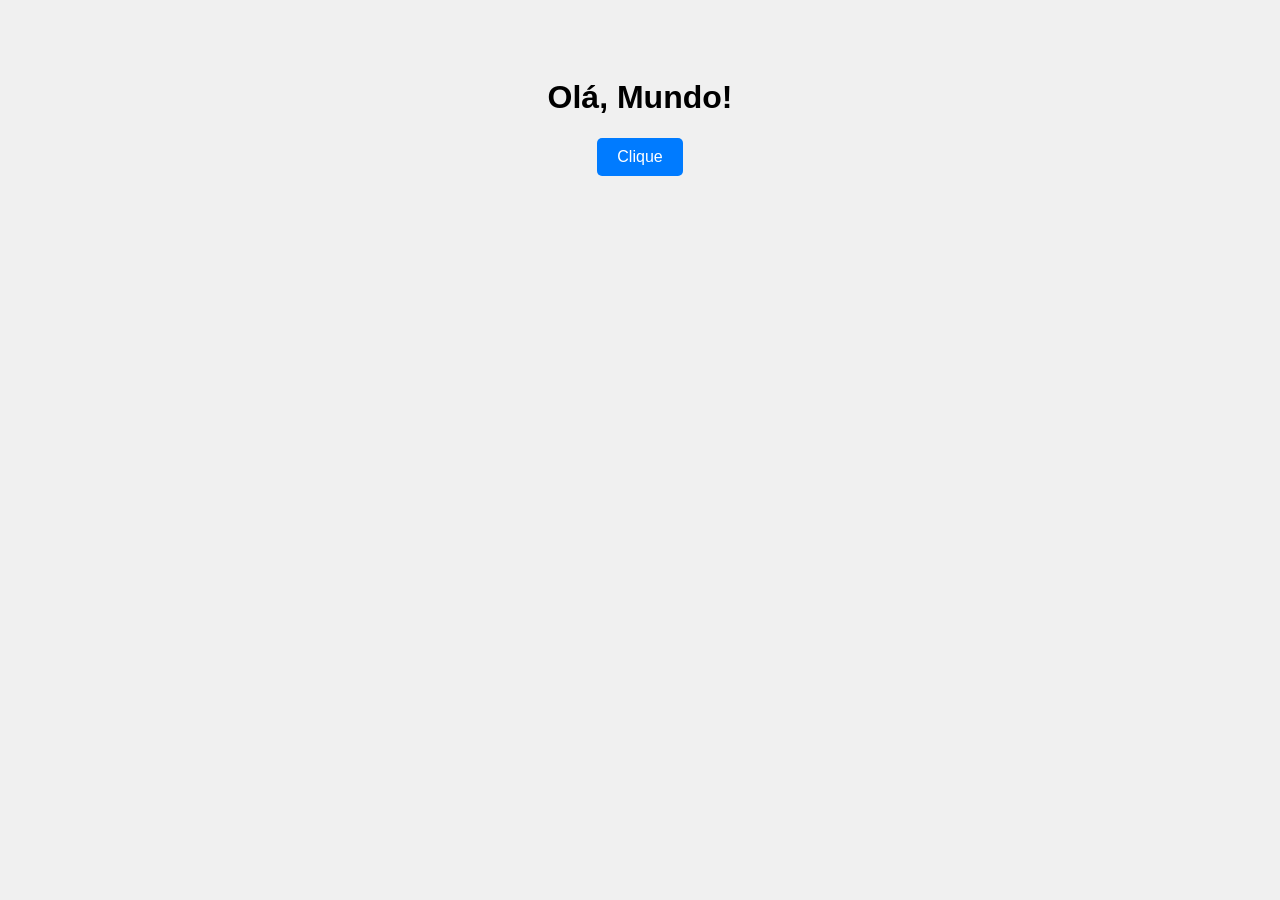
<file: 05-Codigos_Fonte/index.html>
<!DOCTYPE html>
<html lang="pt-BR">
<head>
    <meta charset="UTF-8">
    <meta name="viewport" content="width=device-width, initial-scale=1.0">
    <title>Meu Primeiro Site</title>
    <link rel="stylesheet" href="style.css">
</head>
<body>
    <h1>Olá, Mundo!</h1>
    <button id="Botao">Clique</button>
    <script src="script.js"></script>
</body>
</html>
</file>
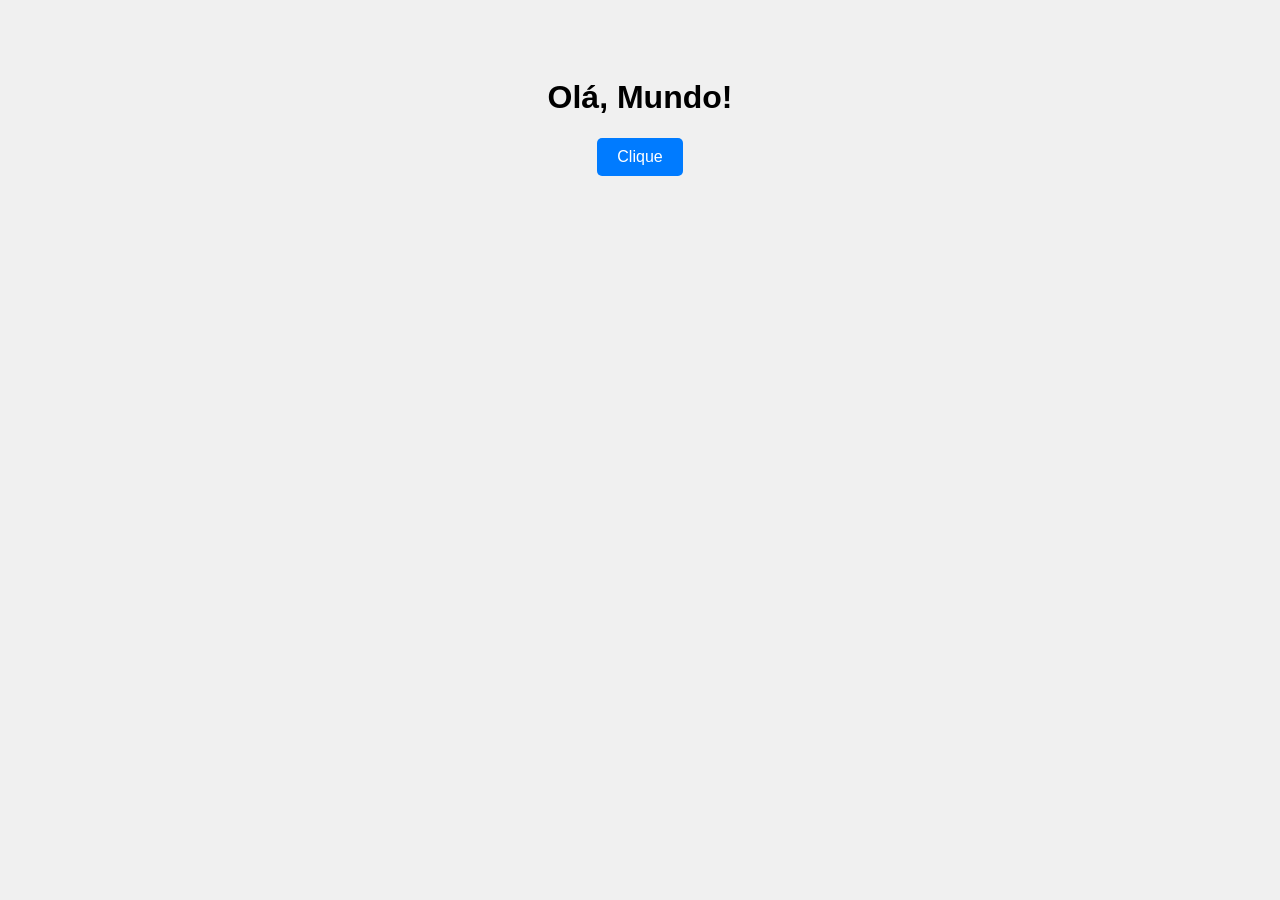
<file: 05-Codigos_Fonte/Atividade_02/index.html>
<!DOCTYPE html>
<html lang="pt-BR">
<head>
    <meta charset="UTF-8">
    <meta name="viewport" content="width=device-width, initial-scale=1.0">
    <title>Meu Primeiro Site</title>
    <link rel="stylesheet" href="style.css">
</head>
<body>
    <h1>Olá, Mundo!</h1>
    <button id="Botao">Clique</button>
    <script src="script.js"></script>
</body>
</html>
</file>
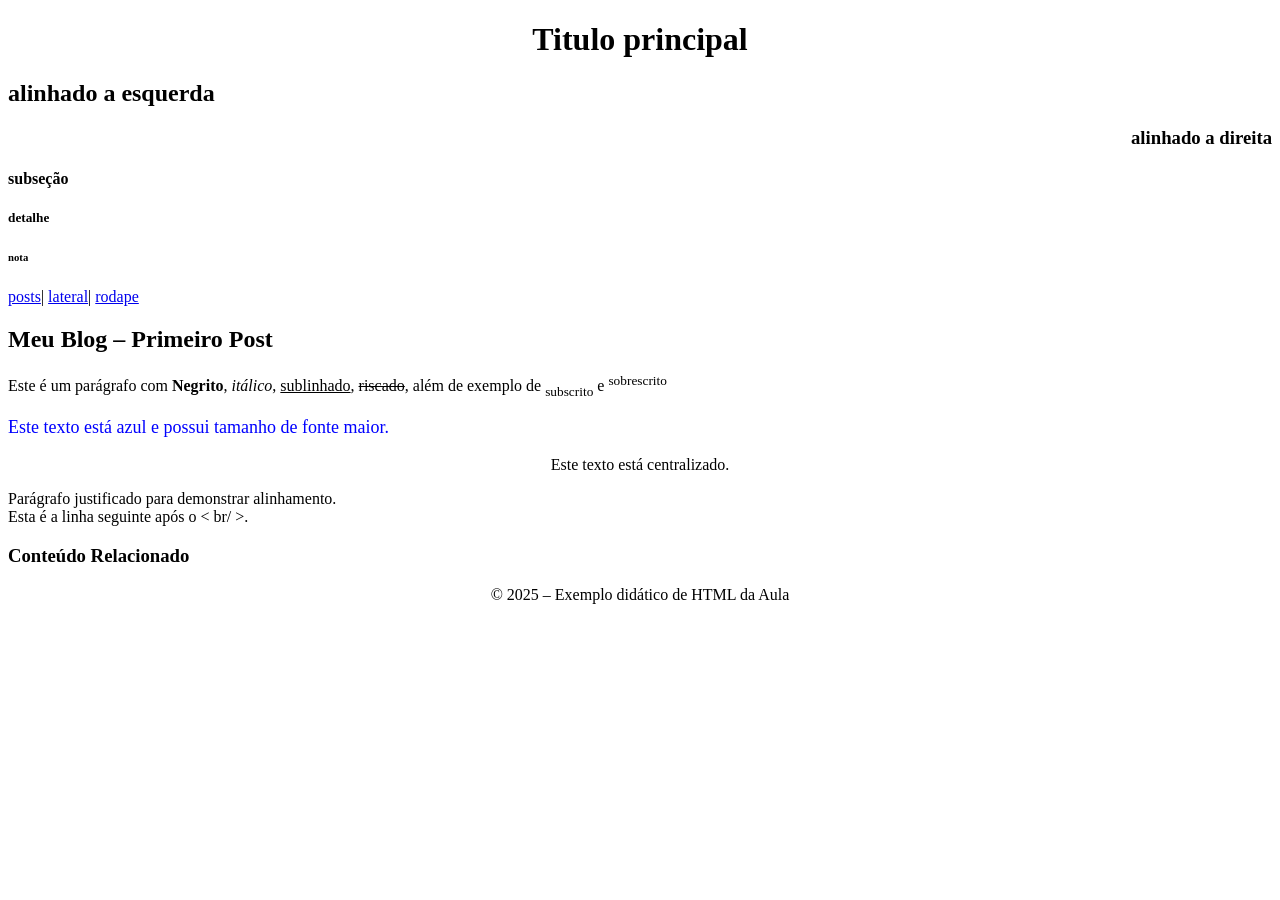
<file: 05-Codigos_Fonte/Atividade_03/index.html>
<!DOCTYPE html>
<html lang="pt-br">
<head>
    <meta charset="UTF-8">
    <style>
    .center {
        text-align: center;
    }
</style>

</head>
<body>
    <header>
        <h1 align="center">Titulo principal</h1>
        <h2 align="left">alinhado a esquerda</h2>
        <h3 align="right">alinhado a direita</h3>
        <h4>subseção</h4>
        <h5>detalhe</h5>
        <h6>nota</h6>
    </header>

    <nav>

    <p>
        <a href="#posts">posts</a>|
        <a href="#lateral">lateral</a>|
        <a href="#rodape">rodape</a>
    </p>

    </nav>

    <section id="posts">

    <article class="posts">
        <header>
            <h2>Meu Blog – Primeiro Post</h2>
        </header>

    <p>

        Este é um parágrafo com 
        <strong>Negrito</strong>,
        <em>itálico</em>,
        <span style="text-decoration: underline">sublinhado</span>,
        <span style="text-decoration: line-through">riscado</span>,
        além de exemplo de
        <sub>subscrito</sub> e 
        <sup>sobrescrito</sup>

    </p>

     <p style="color:blue;font-size: large">
         Este texto está azul e possui tamanho de fonte maior.
    </p>

    <div class="center">
       
        Este texto está centralizado.
    </div>

    <p style="text-align: justify;">
        Parágrafo justificado para demonstrar alinhamento.<br>
        Esta é a linha seguinte após o < br/ >.
    </p>

    </article>

    <aside id="lateral">
    <h3>Conteúdo Relacionado</h3>
    </aside>

    <footer id="rodape"; class="center">
        © 2025 – Exemplo didático de HTML da Aula
    </footer>

</body>
</html>
</file>
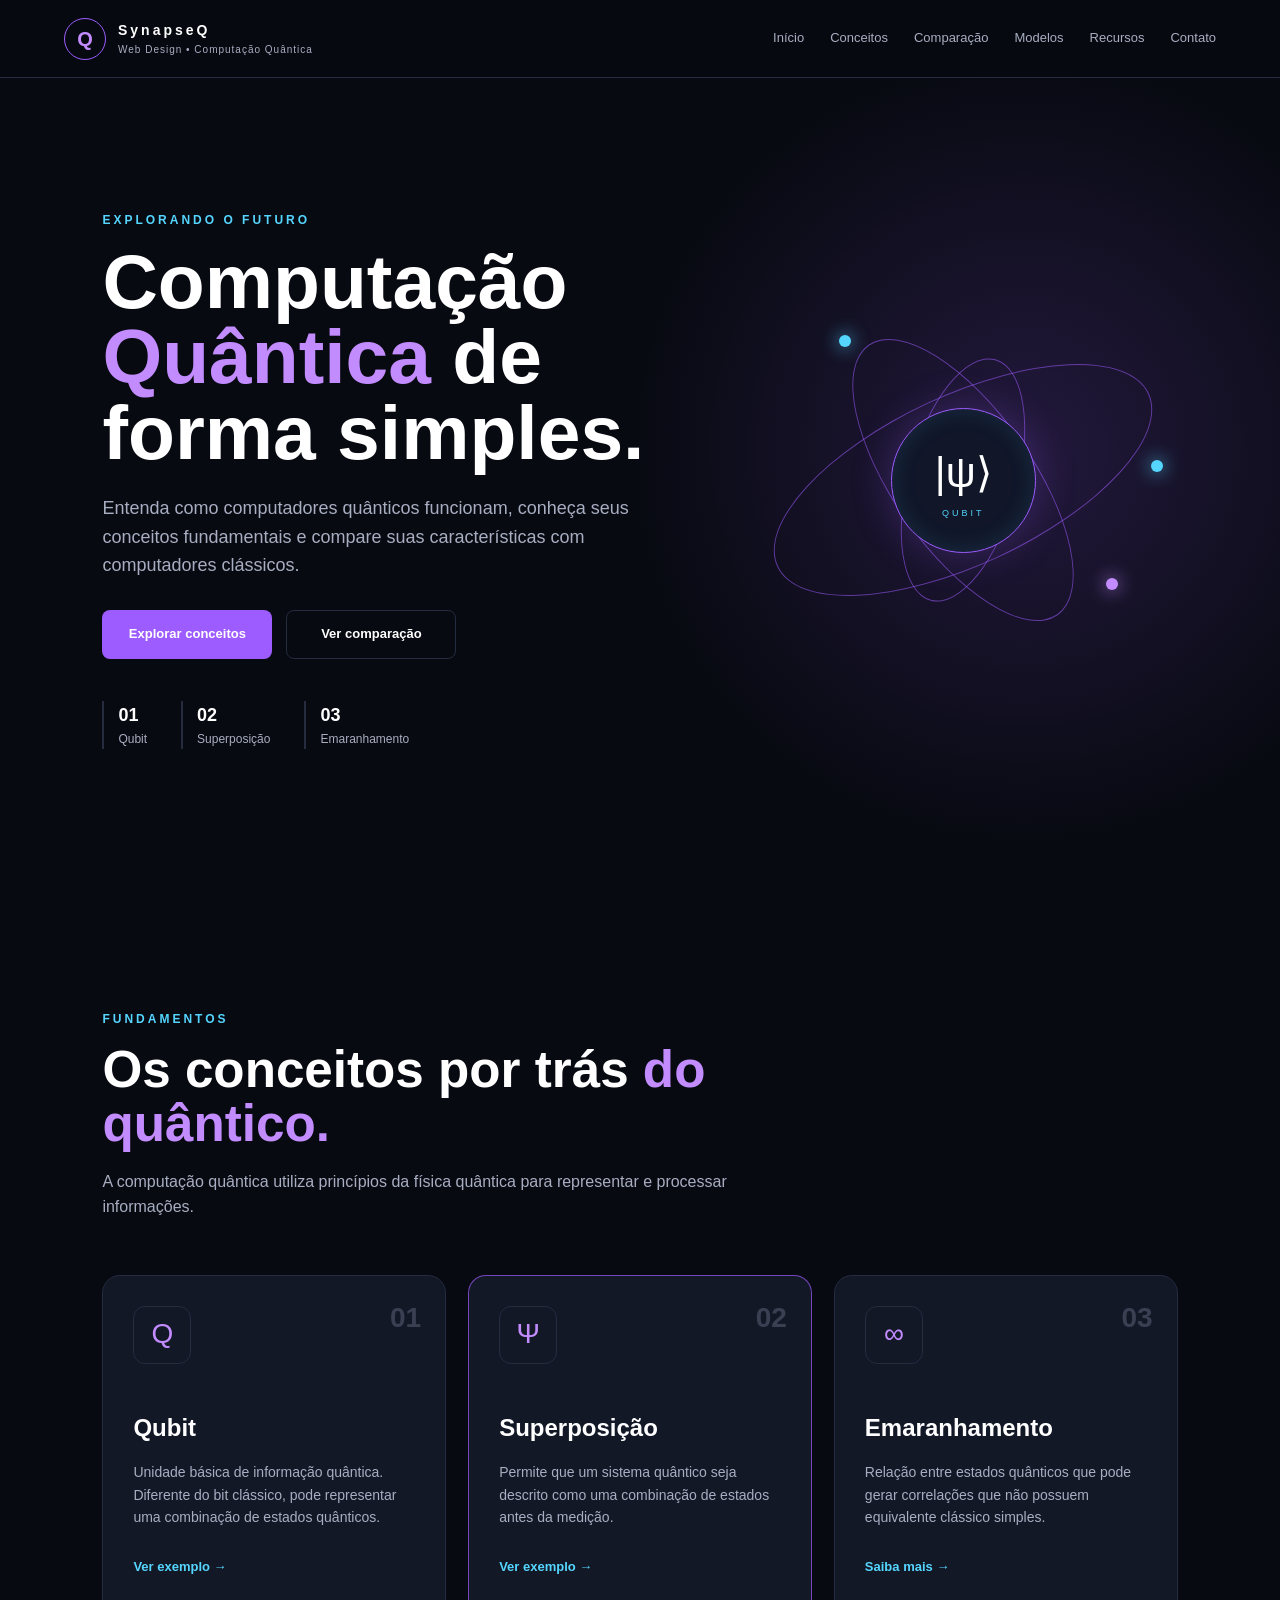
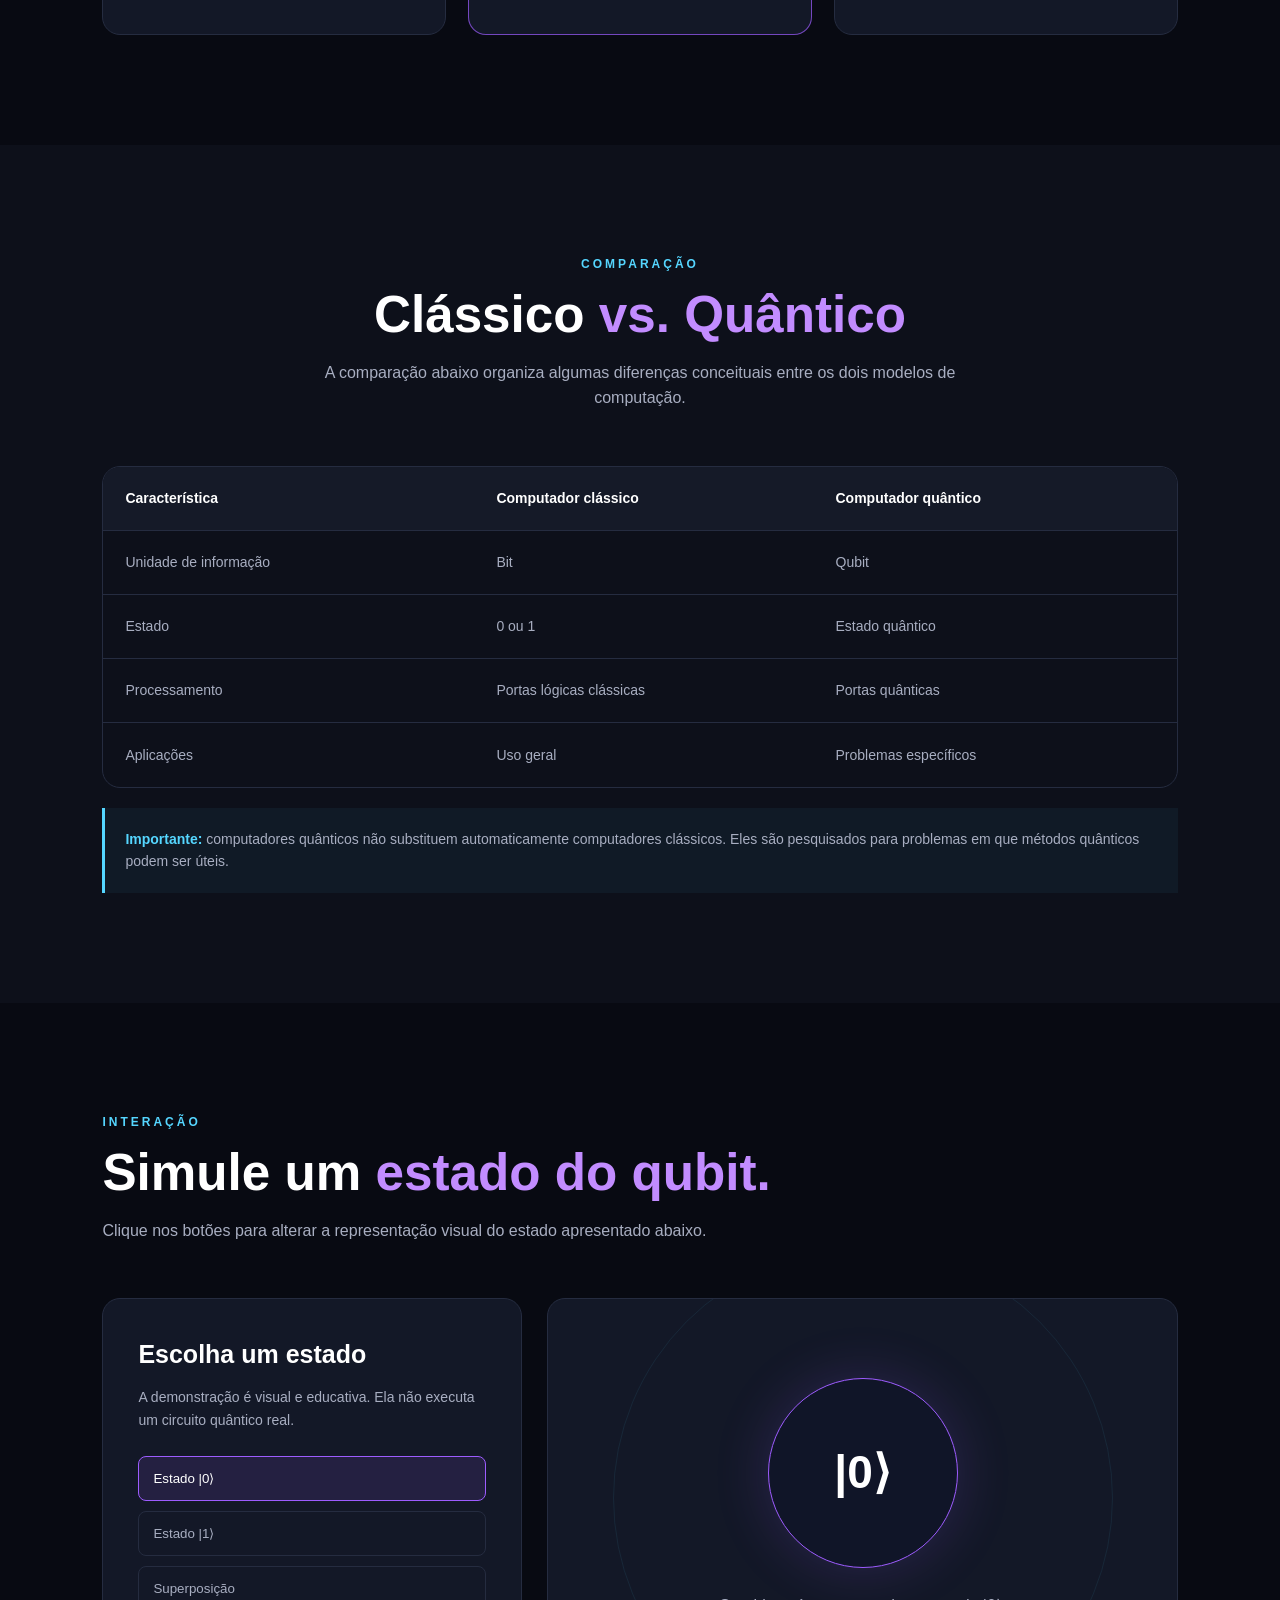
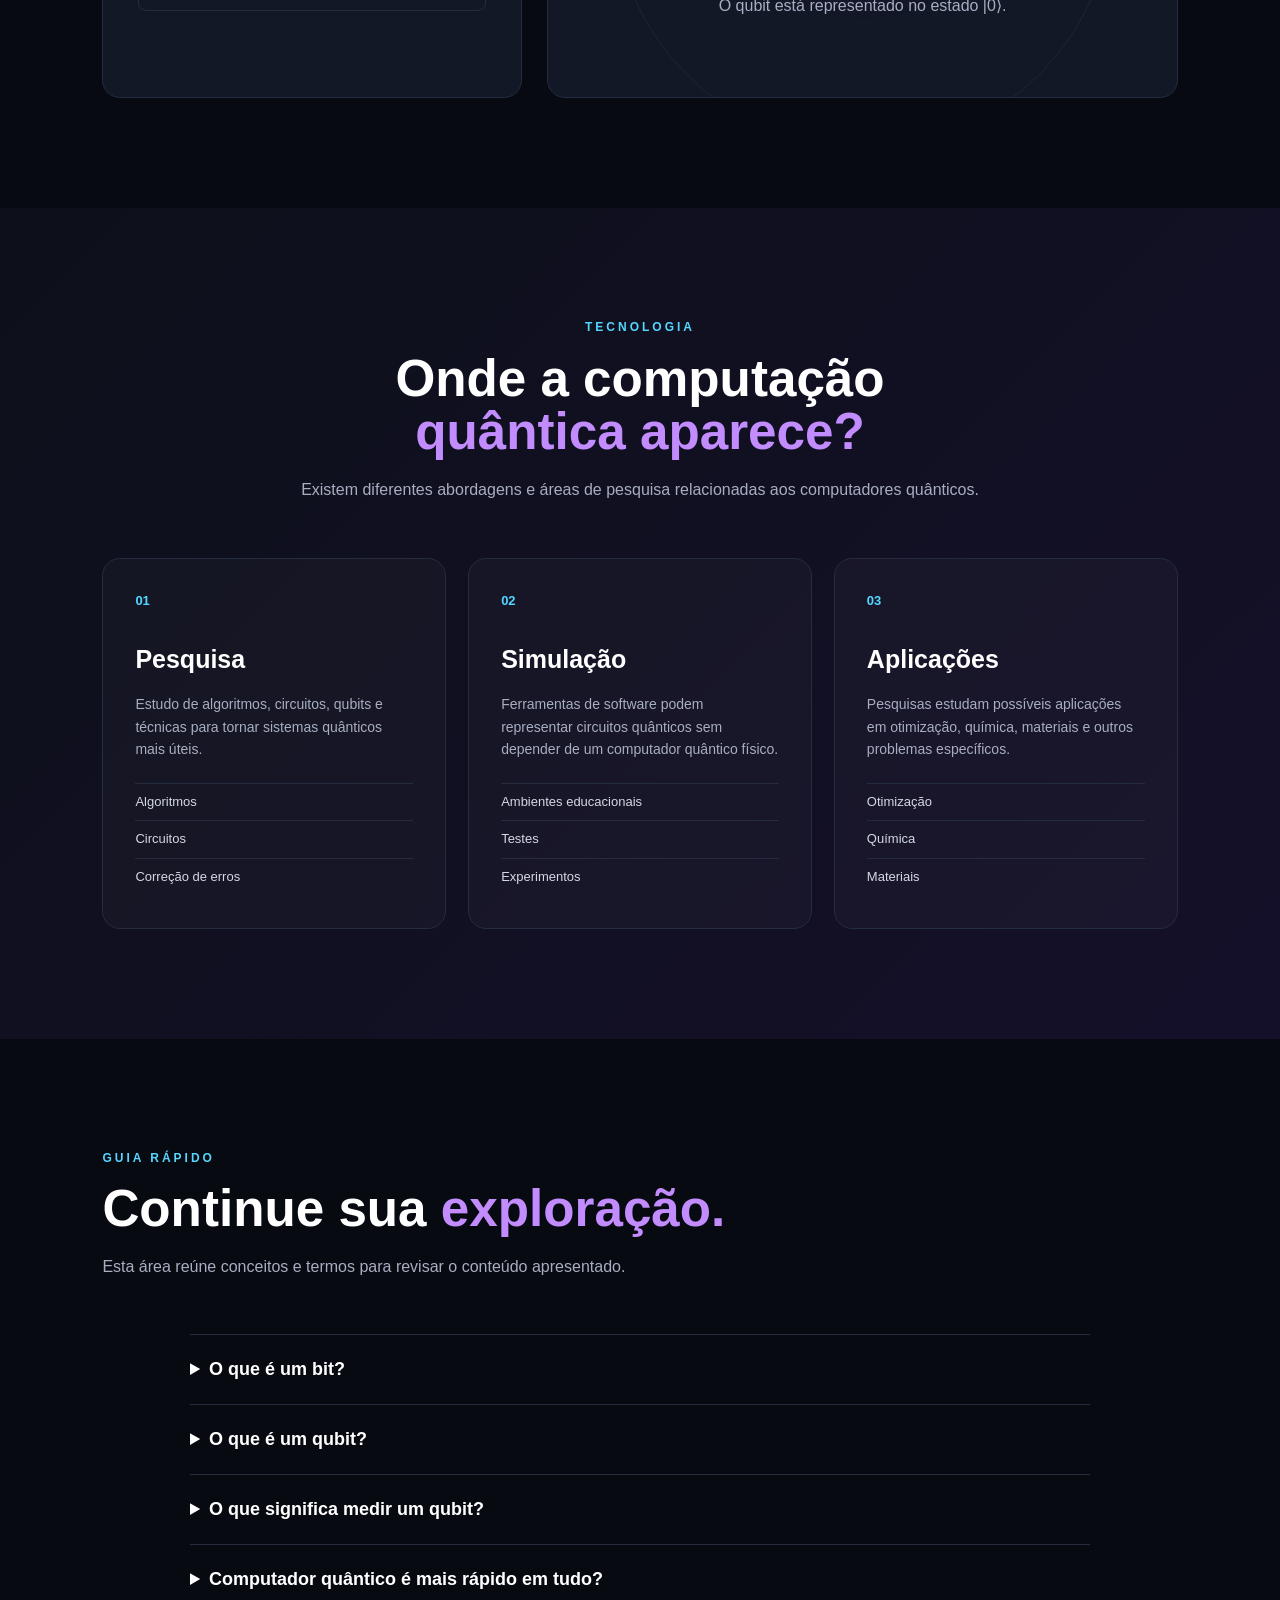
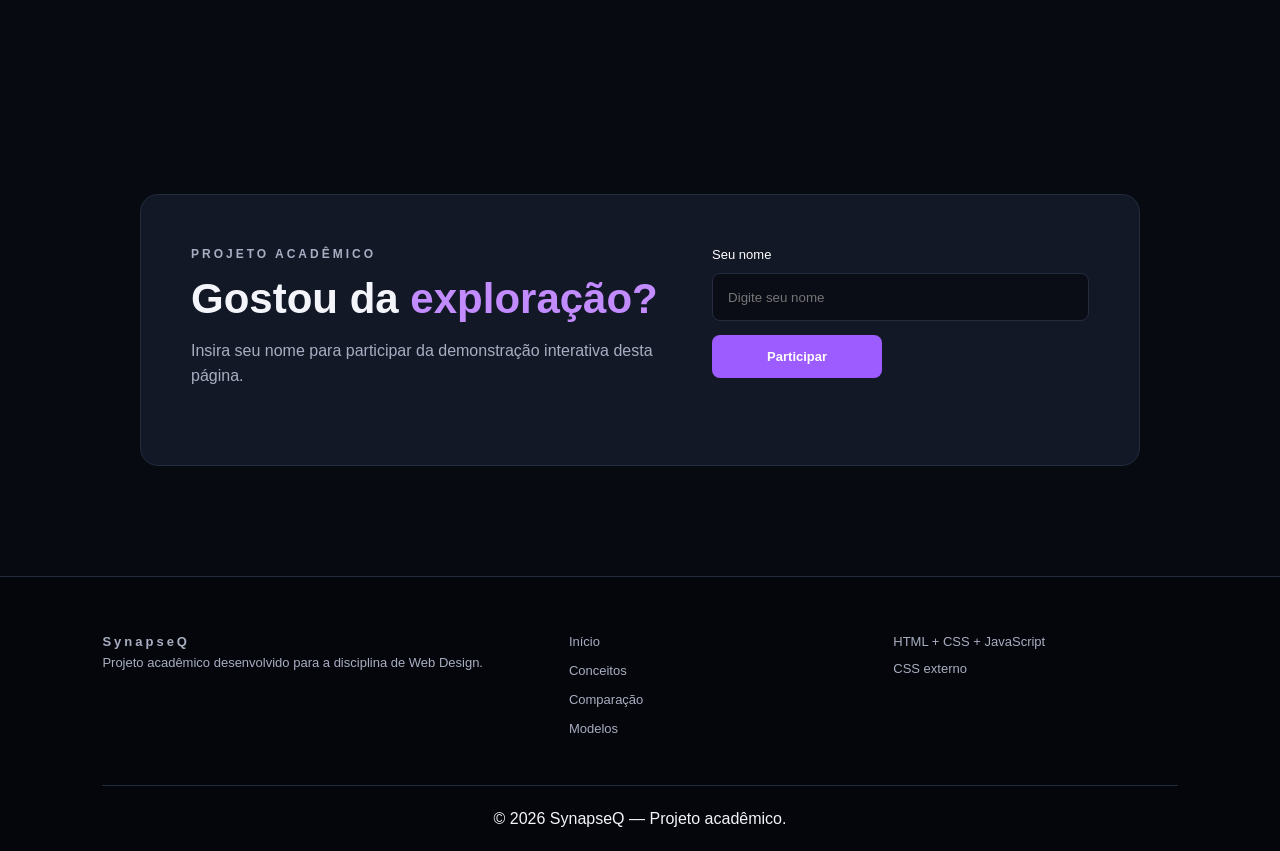
<file: 05-Codigos_Fonte/Atividade_06/index.html>
<!DOCTYPE html>
<html lang="pt-BR">
<head>
    <!-- Define a codificação para permitir acentos e caracteres especiais. -->
    <meta charset="UTF-8">

    <!-- Faz a página se adaptar à largura de celulares e tablets. -->
    <meta name="viewport" content="width=device-width, initial-scale=1.0">

    <!-- Título exibido na aba do navegador. -->
    <title>SynapseQ | Computação Quântica</title>

    <!--
        O CSS foi colocado em um arquivo externo, conforme solicitado na atividade.
        A tag link conecta o HTML ao arquivo style.css.
    -->
    <link rel="stylesheet" href="style.css">
</head>

<body id="inicio">

    <!-- ========================= CABEÇALHO ========================= -->
    <header class="cabecalho-principal">

        <!-- Área de identificação do projeto. -->
        <div class="marca">
            <span class="simbolo-marca">Q</span>

            <div>
                <p class="nome-marca">SynapseQ</p>
                <p class="subtitulo-marca">Web Design • Computação Quântica</p>
            </div>
        </div>

        <!-- Botão usado em telas pequenas para abrir o menu. -->
        <button class="botao-menu" id="botaoMenu" aria-label="Abrir menu">
            ☰
        </button>

        <!-- Menu principal com links internos. -->
        <nav class="menu-principal" id="menuPrincipal">
            <a href="#inicio">Início</a>
            <a href="#conceitos">Conceitos</a>
            <a href="#comparacao">Comparação</a>
            <a href="#modelos">Modelos</a>
            <a href="#recursos">Recursos</a>
            <a href="#contato">Contato</a>
        </nav>

    </header>

    <!-- ========================= HERO ========================= -->
    <main>

        <section class="hero" id="hero">

            <!-- Conteúdo textual principal da apresentação. -->
            <div class="hero-conteudo">

                <p class="etiqueta">EXPLORANDO O FUTURO</p>

                <h1>
                    Computação
                    <span>Quântica</span>
                    de forma simples.
                </h1>

                <p class="texto-hero">
                    Entenda como computadores quânticos funcionam,
                    conheça seus conceitos fundamentais e compare
                    suas características com computadores clássicos.
                </p>

                <div class="grupo-botoes">
                    <a class="botao botao-principal" href="#conceitos">
                        Explorar conceitos
                    </a>

                    <a class="botao botao-secundario" href="#comparacao">
                        Ver comparação
                    </a>
                </div>

                <!-- Pequenas informações de destaque. -->
                <div class="estatisticas">
                    <div class="estatistica">
                        <strong>01</strong>
                        <span>Qubit</span>
                    </div>

                    <div class="estatistica">
                        <strong>02</strong>
                        <span>Superposição</span>
                    </div>

                    <div class="estatistica">
                        <strong>03</strong>
                        <span>Emaranhamento</span>
                    </div>
                </div>
            </div>

            <!-- Elemento visual construído apenas com HTML e CSS. -->
            <div class="orbita-area" aria-label="Ilustração de um qubit">

                <div class="orbita orbita-externa"></div>
                <div class="orbita orbita-media"></div>
                <div class="orbita orbita-interna"></div>

                <div class="nucleo-qubit">
                    <span>|ψ⟩</span>
                    <small>QUBIT</small>
                </div>

                <span class="particula particula-um"></span>
                <span class="particula particula-dois"></span>
                <span class="particula particula-tres"></span>
            </div>

        </section>

        <!-- ========================= CONCEITOS ========================= -->
        <section class="secao" id="conceitos">

            <div class="cabecalho-secao">
                <p class="etiqueta">FUNDAMENTOS</p>

                <h2>
                    Os conceitos por trás
                    <span>do quântico.</span>
                </h2>

                <p>
                    A computação quântica utiliza princípios da física quântica
                    para representar e processar informações.
                </p>
            </div>

            <div class="grade-conceitos">

                <!-- Card 1 -->
                <article class="card conceito-card">
                    <span class="numero-card">01</span>

                    <div class="icone-card">Q</div>

                    <h3>Qubit</h3>

                    <p>
                        Unidade básica de informação quântica. Diferente
                        do bit clássico, pode representar uma combinação
                        de estados quânticos.
                    </p>

                    <a href="#simulador" class="link-card">
                        Ver exemplo →
                    </a>
                </article>

                <!-- Card 2 -->
                <article class="card conceito-card destaque">
                    <span class="numero-card">02</span>

                    <div class="icone-card">Ψ</div>

                    <h3>Superposição</h3>

                    <p>
                        Permite que um sistema quântico seja descrito como
                        uma combinação de estados antes da medição.
                    </p>

                    <a href="#simulador" class="link-card">
                        Ver exemplo →
                    </a>
                </article>

                <!-- Card 3 -->
                <article class="card conceito-card">
                    <span class="numero-card">03</span>

                    <div class="icone-card">∞</div>

                    <h3>Emaranhamento</h3>

                    <p>
                        Relação entre estados quânticos que pode gerar
                        correlações que não possuem equivalente clássico simples.
                    </p>

                    <a href="#recursos" class="link-card">
                        Saiba mais →
                    </a>
                </article>

            </div>
        </section>

        <!-- ========================= COMPARAÇÃO ========================= -->
        <section class="secao secao-escura" id="comparacao">

            <div class="cabecalho-secao centralizado">
                <p class="etiqueta">COMPARAÇÃO</p>

                <h2>
                    Clássico
                    <span>vs. Quântico</span>
                </h2>

                <p>
                    A comparação abaixo organiza algumas diferenças conceituais
                    entre os dois modelos de computação.
                </p>
            </div>

            <div class="tabela-comparacao">

                <div class="linha-tabela cabecalho-tabela">
                    <div>Característica</div>
                    <div>Computador clássico</div>
                    <div>Computador quântico</div>
                </div>

                <div class="linha-tabela">
                    <div>Unidade de informação</div>
                    <div>Bit</div>
                    <div>Qubit</div>
                </div>

                <div class="linha-tabela">
                    <div>Estado</div>
                    <div>0 ou 1</div>
                    <div>Estado quântico</div>
                </div>

                <div class="linha-tabela">
                    <div>Processamento</div>
                    <div>Portas lógicas clássicas</div>
                    <div>Portas quânticas</div>
                </div>

                <div class="linha-tabela">
                    <div>Aplicações</div>
                    <div>Uso geral</div>
                    <div>Problemas específicos</div>
                </div>

            </div>

            <div class="aviso-comparacao">
                <strong>Importante:</strong>
                computadores quânticos não substituem automaticamente
                computadores clássicos. Eles são pesquisados para problemas
                em que métodos quânticos podem ser úteis.
            </div>

        </section>

        <!-- ========================= SIMULADOR ========================= -->
        <section class="secao" id="simulador">

            <div class="cabecalho-secao">
                <p class="etiqueta">INTERAÇÃO</p>

                <h2>
                    Simule um
                    <span>estado do qubit.</span>
                </h2>

                <p>
                    Clique nos botões para alterar a representação visual
                    do estado apresentado abaixo.
                </p>
            </div>

            <div class="simulador">

                <div class="painel-controles">

                    <h3>Escolha um estado</h3>

                    <p>
                        A demonstração é visual e educativa.
                        Ela não executa um circuito quântico real.
                    </p>

                    <div class="botoes-estado">
                        <button class="botao-estado ativo" data-estado="0">
                            Estado |0⟩
                        </button>

                        <button class="botao-estado" data-estado="1">
                            Estado |1⟩
                        </button>

                        <button class="botao-estado" data-estado="superposicao">
                            Superposição
                        </button>
                    </div>
                </div>

                <div class="painel-visual" id="painelVisual">

                    <div class="onda"></div>

                    <div class="qubit-grande" id="qubitGrande">
                        <span id="simboloQubit">|0⟩</span>
                    </div>

                    <p id="descricaoEstado">
                        O qubit está representado no estado |0⟩.
                    </p>

                </div>
            </div>
        </section>

        <!-- ========================= MODELOS ========================= -->
        <section class="secao secao-gradiente" id="modelos">

            <div class="cabecalho-secao centralizado">
                <p class="etiqueta">TECNOLOGIA</p>

                <h2>
                    Onde a computação
                    <span>quântica aparece?</span>
                </h2>

                <p>
                    Existem diferentes abordagens e áreas de pesquisa
                    relacionadas aos computadores quânticos.
                </p>
            </div>

            <div class="grade-modelos">

                <article class="modelo">
                    <div class="numero-modelo">01</div>

                    <h3>Pesquisa</h3>

                    <p>
                        Estudo de algoritmos, circuitos, qubits e técnicas
                        para tornar sistemas quânticos mais úteis.
                    </p>

                    <ul>
                        <li>Algoritmos</li>
                        <li>Circuitos</li>
                        <li>Correção de erros</li>
                    </ul>
                </article>

                <article class="modelo">
                    <div class="numero-modelo">02</div>

                    <h3>Simulação</h3>

                    <p>
                        Ferramentas de software podem representar circuitos
                        quânticos sem depender de um computador quântico físico.
                    </p>

                    <ul>
                        <li>Ambientes educacionais</li>
                        <li>Testes</li>
                        <li>Experimentos</li>
                    </ul>
                </article>

                <article class="modelo">
                    <div class="numero-modelo">03</div>

                    <h3>Aplicações</h3>

                    <p>
                        Pesquisas estudam possíveis aplicações em otimização,
                        química, materiais e outros problemas específicos.
                    </p>

                    <ul>
                        <li>Otimização</li>
                        <li>Química</li>
                        <li>Materiais</li>
                    </ul>
                </article>

            </div>
        </section>

        <!-- ========================= RECURSOS ========================= -->
        <section class="secao" id="recursos">

            <div class="cabecalho-secao">
                <p class="etiqueta">GUIA RÁPIDO</p>

                <h2>
                    Continue sua
                    <span>exploração.</span>
                </h2>

                <p>
                    Esta área reúne conceitos e termos para revisar
                    o conteúdo apresentado.
                </p>
            </div>

            <div class="lista-recursos">

                <details class="recurso">
                    <summary>O que é um bit?</summary>
                    <p>
                        Em computação clássica, o bit é uma unidade de informação
                        que pode assumir valores como 0 ou 1.
                    </p>
                </details>

                <details class="recurso">
                    <summary>O que é um qubit?</summary>
                    <p>
                        É a unidade básica de informação usada na computação
                        quântica. Seu estado é descrito por princípios da
                        mecânica quântica.
                    </p>
                </details>

                <details class="recurso">
                    <summary>O que significa medir um qubit?</summary>
                    <p>
                        A medição associa o estado quântico observado a um
                        resultado clássico, conforme o processo de medição.
                    </p>
                </details>

                <details class="recurso">
                    <summary>Computador quântico é mais rápido em tudo?</summary>
                    <p>
                        Não. O objetivo da computação quântica é explorar
                        vantagens em determinados problemas e algoritmos.
                    </p>
                </details>

            </div>
        </section>

        <!-- ========================= NEWSLETTER ========================= -->
        <section class="secao contato-secao" id="contato">

            <div class="contato-caixa">

                <div>
                    <p class="etiqueta">PROJETO ACADÊMICO</p>

                    <h2>
                        Gostou da
                        <span>exploração?</span>
                    </h2>

                    <p>
                        Insira seu nome para participar da demonstração
                        interativa desta página.
                    </p>
                </div>

                <form id="formulario">

                    <label for="nome">Seu nome</label>

                    <input
                        type="text"
                        id="nome"
                        name="nome"
                        placeholder="Digite seu nome"
                        required
                    >

                    <button class="botao botao-principal" type="submit">
                        Participar
                    </button>

                    <p class="mensagem-formulario" id="mensagemFormulario"></p>

                </form>

            </div>
        </section>

    </main>

    <!-- ========================= RODAPÉ ========================= -->
    <footer class="rodape">

        <div class="rodape-conteudo">

            <div>
                <p class="nome-marca">SynapseQ</p>

                <p>
                    Projeto acadêmico desenvolvido para a disciplina
                    de Web Design.
                </p>
            </div>

            <div class="links-rodape">
                <a href="#inicio">Início</a>
                <a href="#conceitos">Conceitos</a>
                <a href="#comparacao">Comparação</a>
                <a href="#modelos">Modelos</a>
            </div>

            <div>
                <p class="credito">HTML + CSS + JavaScript</p>
                <p class="credito">CSS externo</p>
            </div>

        </div>

        <div class="rodape-final">
            <p>
                © 2026 SynapseQ — Projeto acadêmico.
            </p>
        </div>

    </footer>

    <!-- JavaScript externo usado apenas para as interações da página. -->
    <script src="script.js"></script>
</body>
</html>
</file>
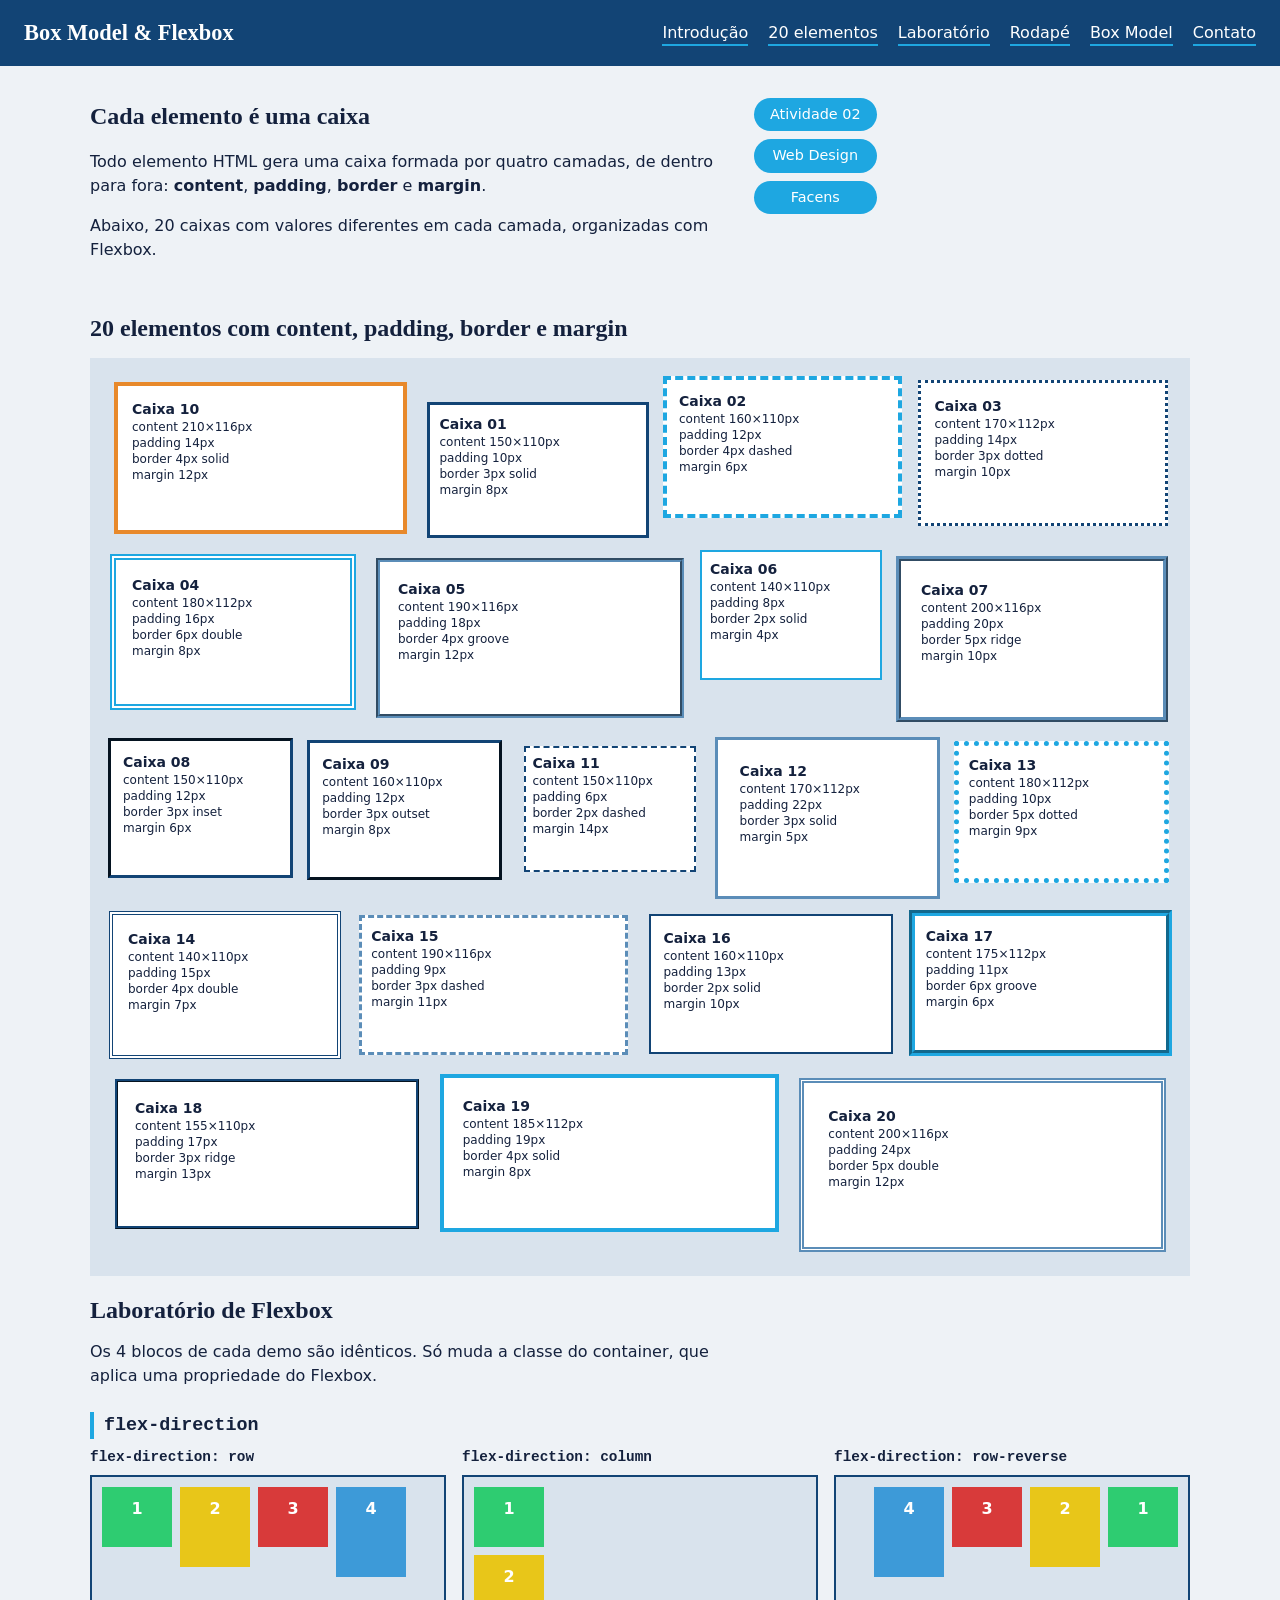
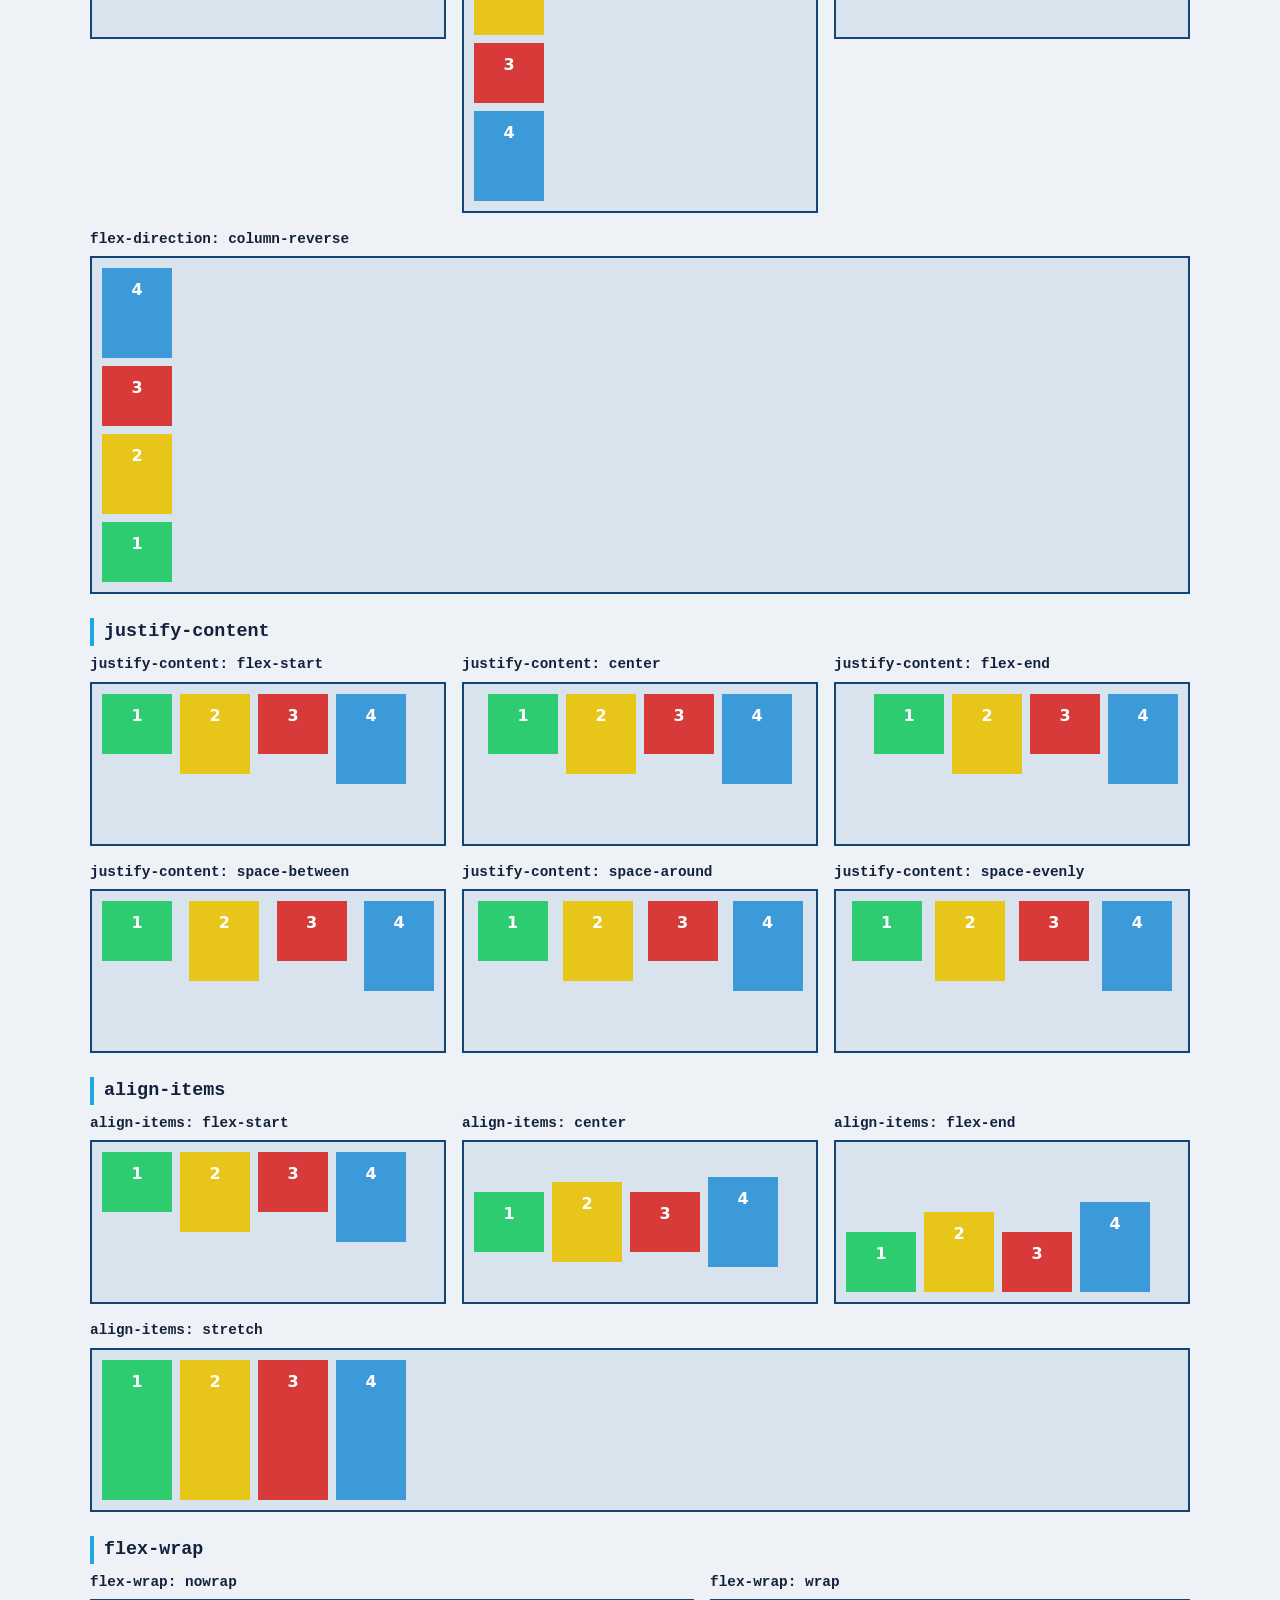
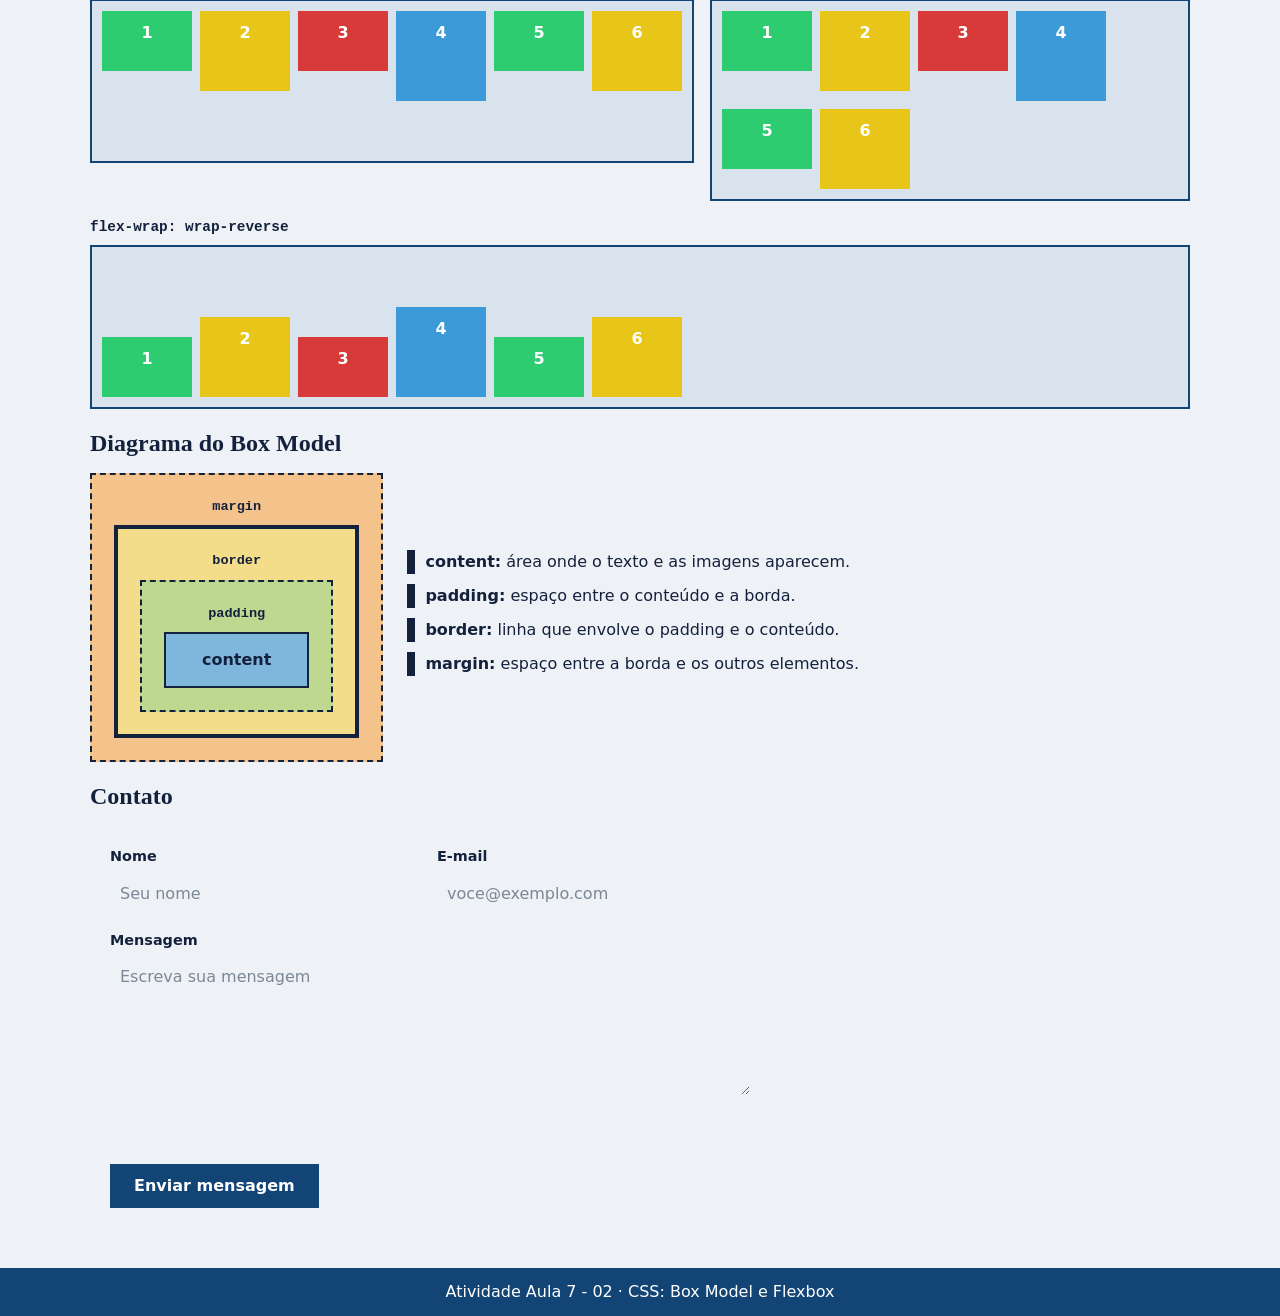
<file: 05-Codigos_Fonte/Atividade_07/index.html>
<!DOCTYPE html>
<html lang="pt-BR">
<head>
  <meta charset="UTF-8">
  <!-- Necessário para o layout responsivo funcionar em celulares -->
  <meta name="viewport" content="width=device-width, initial-scale=1.0">
  <title>Box Model e Flexbox - Atividade 02</title>
  <!-- CSS externo: o estilo fica em style.css e é ligado ao HTML pela tag link -->
  <link rel="stylesheet" href="style.css">
</head>
<body>

  <!-- Cabeçalho: container flex com logo à esquerda e menu à direita -->
  <header class="cabecalho">
    <h1 class="logo">Box Model &amp; Flexbox</h1>
    <nav>
      <ul class="menu">
        <li><a href="#intro">Introdução</a></li>
        <li><a href="#galeria">20 elementos</a></li>
        <li><a href="#laboratorio">Laboratório</a></li>
        <li><a href="#rodape">Rodapé</a></li>
        <li><a href="#boxmodel">Box Model</a></li>
        <li><a href="#contato">Contato</a></li>
      </ul>
    </nav>
  </header>

  <main>
    <!-- Introdução: texto + selos lado a lado (vira coluna no celular) -->
    <section class="intro" id="intro">
      <article class="intro-texto">
        <h2>Cada elemento é uma caixa</h2>
        <p>Todo elemento HTML gera uma caixa formada por quatro camadas, de dentro para fora: <b>content</b>, <b>padding</b>, <b>border</b> e <b>margin</b>.</p>
        <p>Abaixo, 20 caixas com valores diferentes em cada camada, organizadas com Flexbox.</p>
      </article>
      <aside class="selos">
        <span class="selo">Atividade 02</span>
        <span class="selo">Web Design</span>
        <span class="selo">Facens</span>
      </aside>
    </section>

    <!-- Galeria: container flex que organiza as 20 caixas e quebra linha conforme a tela -->
    <section id="galeria">
      <h2 class="titulo-secao">20 elementos com content, padding, border e margin</h2>
      <div class="galeria">
      <!-- Elemento 01: content 150x110px, padding 10px, border 3px solid, margin 8px -->
      <div class="caixa e01">
        <strong>Caixa 01</strong>
        <span>content 150×110px</span>
        <span>padding 10px</span>
        <span>border 3px solid</span>
        <span>margin 8px</span>
      </div>
      <!-- Elemento 02: content 160x110px, padding 12px, border 4px dashed, margin 6px -->
      <div class="caixa e02">
        <strong>Caixa 02</strong>
        <span>content 160×110px</span>
        <span>padding 12px</span>
        <span>border 4px dashed</span>
        <span>margin 6px</span>
      </div>
      <!-- Elemento 03: content 170x112px, padding 14px, border 3px dotted, margin 10px -->
      <div class="caixa e03">
        <strong>Caixa 03</strong>
        <span>content 170×112px</span>
        <span>padding 14px</span>
        <span>border 3px dotted</span>
        <span>margin 10px</span>
      </div>
      <!-- Elemento 04: content 180x112px, padding 16px, border 6px double, margin 8px -->
      <div class="caixa e04">
        <strong>Caixa 04</strong>
        <span>content 180×112px</span>
        <span>padding 16px</span>
        <span>border 6px double</span>
        <span>margin 8px</span>
      </div>
      <!-- Elemento 05: content 190x116px, padding 18px, border 4px groove, margin 12px -->
      <div class="caixa e05">
        <strong>Caixa 05</strong>
        <span>content 190×116px</span>
        <span>padding 18px</span>
        <span>border 4px groove</span>
        <span>margin 12px</span>
      </div>
      <!-- Elemento 06: content 140x110px, padding 8px, border 2px solid, margin 4px -->
      <div class="caixa e06">
        <strong>Caixa 06</strong>
        <span>content 140×110px</span>
        <span>padding 8px</span>
        <span>border 2px solid</span>
        <span>margin 4px</span>
      </div>
      <!-- Elemento 07: content 200x116px, padding 20px, border 5px ridge, margin 10px -->
      <div class="caixa e07">
        <strong>Caixa 07</strong>
        <span>content 200×116px</span>
        <span>padding 20px</span>
        <span>border 5px ridge</span>
        <span>margin 10px</span>
      </div>
      <!-- Elemento 08: content 150x110px, padding 12px, border 3px inset, margin 6px -->
      <div class="caixa e08">
        <strong>Caixa 08</strong>
        <span>content 150×110px</span>
        <span>padding 12px</span>
        <span>border 3px inset</span>
        <span>margin 6px</span>
      </div>
      <!-- Elemento 09: content 160x110px, padding 12px, border 3px outset, margin 8px -->
      <div class="caixa e09">
        <strong>Caixa 09</strong>
        <span>content 160×110px</span>
        <span>padding 12px</span>
        <span>border 3px outset</span>
        <span>margin 8px</span>
      </div>
      <!-- Elemento 10: content 210x116px, padding 14px, border 4px solid, margin 12px -->
      <div class="caixa e10">
        <strong>Caixa 10</strong>
        <span>content 210×116px</span>
        <span>padding 14px</span>
        <span>border 4px solid</span>
        <span>margin 12px</span>
      </div>
      <!-- Elemento 11: content 150x110px, padding 6px, border 2px dashed, margin 14px -->
      <div class="caixa e11">
        <strong>Caixa 11</strong>
        <span>content 150×110px</span>
        <span>padding 6px</span>
        <span>border 2px dashed</span>
        <span>margin 14px</span>
      </div>
      <!-- Elemento 12: content 170x112px, padding 22px, border 3px solid, margin 5px -->
      <div class="caixa e12">
        <strong>Caixa 12</strong>
        <span>content 170×112px</span>
        <span>padding 22px</span>
        <span>border 3px solid</span>
        <span>margin 5px</span>
      </div>
      <!-- Elemento 13: content 180x112px, padding 10px, border 5px dotted, margin 9px -->
      <div class="caixa e13">
        <strong>Caixa 13</strong>
        <span>content 180×112px</span>
        <span>padding 10px</span>
        <span>border 5px dotted</span>
        <span>margin 9px</span>
      </div>
      <!-- Elemento 14: content 140x110px, padding 15px, border 4px double, margin 7px -->
      <div class="caixa e14">
        <strong>Caixa 14</strong>
        <span>content 140×110px</span>
        <span>padding 15px</span>
        <span>border 4px double</span>
        <span>margin 7px</span>
      </div>
      <!-- Elemento 15: content 190x116px, padding 9px, border 3px dashed, margin 11px -->
      <div class="caixa e15">
        <strong>Caixa 15</strong>
        <span>content 190×116px</span>
        <span>padding 9px</span>
        <span>border 3px dashed</span>
        <span>margin 11px</span>
      </div>
      <!-- Elemento 16: content 160x110px, padding 13px, border 2px solid, margin 10px -->
      <div class="caixa e16">
        <strong>Caixa 16</strong>
        <span>content 160×110px</span>
        <span>padding 13px</span>
        <span>border 2px solid</span>
        <span>margin 10px</span>
      </div>
      <!-- Elemento 17: content 175x112px, padding 11px, border 6px groove, margin 6px -->
      <div class="caixa e17">
        <strong>Caixa 17</strong>
        <span>content 175×112px</span>
        <span>padding 11px</span>
        <span>border 6px groove</span>
        <span>margin 6px</span>
      </div>
      <!-- Elemento 18: content 155x110px, padding 17px, border 3px ridge, margin 13px -->
      <div class="caixa e18">
        <strong>Caixa 18</strong>
        <span>content 155×110px</span>
        <span>padding 17px</span>
        <span>border 3px ridge</span>
        <span>margin 13px</span>
      </div>
      <!-- Elemento 19: content 185x112px, padding 19px, border 4px solid, margin 8px -->
      <div class="caixa e19">
        <strong>Caixa 19</strong>
        <span>content 185×112px</span>
        <span>padding 19px</span>
        <span>border 4px solid</span>
        <span>margin 8px</span>
      </div>
      <!-- Elemento 20: content 200x116px, padding 24px, border 5px double, margin 12px -->
      <div class="caixa e20">
        <strong>Caixa 20</strong>
        <span>content 200×116px</span>
        <span>padding 24px</span>
        <span>border 5px double</span>
        <span>margin 12px</span>
      </div>
      </div>
    </section>

        <!-- ===== Laboratório de Flexbox: cada demo muda UMA propriedade ===== -->
    <section class="laboratorio" id="laboratorio">
      <h2 class="titulo-secao">Laboratório de Flexbox</h2>
      <p class="lab-intro">Os 4 blocos de cada demo são idênticos. Só muda a classe do container, que aplica uma propriedade do Flexbox.</p>

      <!-- Grupo 1: flex-direction (define o eixo principal) -->
      <h3 class="grupo-titulo">flex-direction</h3>
      <div class="demo-lista">

        <div class="demo-grupo">
          <h4 class="demo-titulo">flex-direction: row</h4>
          <div class="demo d-row">
            <div class="bloco b1">1</div>
            <div class="bloco b2">2</div>
            <div class="bloco b3">3</div>
            <div class="bloco b4">4</div>
          </div>
        </div>

        <div class="demo-grupo">
          <h4 class="demo-titulo">flex-direction: column</h4>
          <div class="demo d-column">
            <div class="bloco b1">1</div>
            <div class="bloco b2">2</div>
            <div class="bloco b3">3</div>
            <div class="bloco b4">4</div>
          </div>
        </div>

        <div class="demo-grupo">
          <h4 class="demo-titulo">flex-direction: row-reverse</h4>
          <div class="demo d-row-reverse">
            <div class="bloco b1">1</div>
            <div class="bloco b2">2</div>
            <div class="bloco b3">3</div>
            <div class="bloco b4">4</div>
          </div>
        </div>

        <div class="demo-grupo">
          <h4 class="demo-titulo">flex-direction: column-reverse</h4>
          <div class="demo d-column-reverse">
            <div class="bloco b1">1</div>
            <div class="bloco b2">2</div>
            <div class="bloco b3">3</div>
            <div class="bloco b4">4</div>
          </div>
        </div>

      </div>

      <!-- Grupo 2: justify-content (alinha ao longo do eixo principal) -->
      <h3 class="grupo-titulo">justify-content</h3>
      <div class="demo-lista">

        <div class="demo-grupo">
          <h4 class="demo-titulo">justify-content: flex-start</h4>
          <div class="demo j-start">
            <div class="bloco b1">1</div>
            <div class="bloco b2">2</div>
            <div class="bloco b3">3</div>
            <div class="bloco b4">4</div>
          </div>
        </div>

        <div class="demo-grupo">
          <h4 class="demo-titulo">justify-content: center</h4>
          <div class="demo j-center">
            <div class="bloco b1">1</div>
            <div class="bloco b2">2</div>
            <div class="bloco b3">3</div>
            <div class="bloco b4">4</div>
          </div>
        </div>

        <div class="demo-grupo">
          <h4 class="demo-titulo">justify-content: flex-end</h4>
          <div class="demo j-end">
            <div class="bloco b1">1</div>
            <div class="bloco b2">2</div>
            <div class="bloco b3">3</div>
            <div class="bloco b4">4</div>
          </div>
        </div>

        <div class="demo-grupo">
          <h4 class="demo-titulo">justify-content: space-between</h4>
          <div class="demo j-between">
            <div class="bloco b1">1</div>
            <div class="bloco b2">2</div>
            <div class="bloco b3">3</div>
            <div class="bloco b4">4</div>
          </div>
        </div>

        <div class="demo-grupo">
          <h4 class="demo-titulo">justify-content: space-around</h4>
          <div class="demo j-around">
            <div class="bloco b1">1</div>
            <div class="bloco b2">2</div>
            <div class="bloco b3">3</div>
            <div class="bloco b4">4</div>
          </div>
        </div>

        <div class="demo-grupo">
          <h4 class="demo-titulo">justify-content: space-evenly</h4>
          <div class="demo j-evenly">
            <div class="bloco b1">1</div>
            <div class="bloco b2">2</div>
            <div class="bloco b3">3</div>
            <div class="bloco b4">4</div>
          </div>
        </div>

      </div>

      <!-- Grupo 3: align-items (alinha ao longo do eixo transversal) -->
      <h3 class="grupo-titulo">align-items</h3>
      <div class="demo-lista">

        <div class="demo-grupo">
          <h4 class="demo-titulo">align-items: flex-start</h4>
          <div class="demo a-start">
            <div class="bloco b1">1</div>
            <div class="bloco b2">2</div>
            <div class="bloco b3">3</div>
            <div class="bloco b4">4</div>
          </div>
        </div>

        <div class="demo-grupo">
          <h4 class="demo-titulo">align-items: center</h4>
          <div class="demo a-center">
            <div class="bloco b1">1</div>
            <div class="bloco b2">2</div>
            <div class="bloco b3">3</div>
            <div class="bloco b4">4</div>
          </div>
        </div>

        <div class="demo-grupo">
          <h4 class="demo-titulo">align-items: flex-end</h4>
          <div class="demo a-end">
            <div class="bloco b1">1</div>
            <div class="bloco b2">2</div>
            <div class="bloco b3">3</div>
            <div class="bloco b4">4</div>
          </div>
        </div>

        <div class="demo-grupo">
          <h4 class="demo-titulo">align-items: stretch</h4>
          <div class="demo a-stretch">
            <div class="bloco b1">1</div>
            <div class="bloco b2">2</div>
            <div class="bloco b3">3</div>
            <div class="bloco b4">4</div>
          </div>
        </div>

      </div>

      <!-- Grupo 4: flex-wrap (6 blocos, para forçar a quebra de linha) -->
      <h3 class="grupo-titulo">flex-wrap</h3>
      <div class="demo-lista">

        <div class="demo-grupo">
          <h4 class="demo-titulo">flex-wrap: nowrap</h4>
          <div class="demo d-nowrap">
            <div class="bloco b1">1</div>
            <div class="bloco b2">2</div>
            <div class="bloco b3">3</div>
            <div class="bloco b4">4</div>
            <div class="bloco b1">5</div>
            <div class="bloco b2">6</div>
          </div>
        </div>

        <div class="demo-grupo">
          <h4 class="demo-titulo">flex-wrap: wrap</h4>
          <div class="demo d-wrap">
            <div class="bloco b1">1</div>
            <div class="bloco b2">2</div>
            <div class="bloco b3">3</div>
            <div class="bloco b4">4</div>
            <div class="bloco b1">5</div>
            <div class="bloco b2">6</div>
          </div>
        </div>

        <div class="demo-grupo">
          <h4 class="demo-titulo">flex-wrap: wrap-reverse</h4>
          <div class="demo d-wrap-reverse">
            <div class="bloco b1">1</div>
            <div class="bloco b2">2</div>
            <div class="bloco b3">3</div>
            <div class="bloco b4">4</div>
            <div class="bloco b1">5</div>
            <div class="bloco b2">6</div>
          </div>
        </div>

      </div>
    </section>

        <!-- ===== Diagrama do Box Model: quatro camadas aninhadas ===== -->
    <section class="boxmodel" id="boxmodel">
      <h2 class="titulo-secao">Diagrama do Box Model</h2>
      <div class="bm-layout">

        <!-- Camada externa: margin (espaço entre este elemento e os outros) -->
        <div class="bm-margin">
          <span class="bm-rotulo">margin</span>
          <!-- border: linha que envolve o padding e o conteúdo -->
          <div class="bm-border">
            <span class="bm-rotulo">border</span>
            <!-- padding: espaço entre o conteúdo e a borda -->
            <div class="bm-padding">
              <span class="bm-rotulo">padding</span>
              <!-- content: onde ficam o texto e as imagens -->
              <div class="bm-content">content</div>
            </div>
          </div>
        </div>

        <!-- Legenda explicando cada camada -->
        <ul class="bm-legenda">
          <li class="lg-content"><b>content:</b> área onde o texto e as imagens aparecem.</li>
          <li class="lg-padding"><b>padding:</b> espaço entre o conteúdo e a borda.</li>
          <li class="lg-border"><b>border:</b> linha que envolve o padding e o conteúdo.</li>
          <li class="lg-margin"><b>margin:</b> espaço entre a borda e os outros elementos.</li>
        </ul>

      </div>
    </section>

        <!-- ===== Formulário de contato: container flex em coluna ===== -->
    <section class="contato" id="contato">
      <h2 class="titulo-secao">Contato</h2>
      <form class="form" action="#" method="post">

        <!-- Nome e e-mail lado a lado; em telas estreitas ficam um embaixo do outro -->
        <div class="form-linha">
          <div class="campo">
            <label for="nome">Nome</label>
            <input type="text" id="nome" name="nome" placeholder="Seu nome" required>
          </div>
          <div class="campo">
            <label for="email">E-mail</label>
            <input type="email" id="email" name="email" placeholder="voce@exemplo.com" required>
          </div>
        </div>

        <div class="campo">
          <label for="mensagem">Mensagem</label>
          <textarea id="mensagem" name="mensagem" rows="5" placeholder="Escreva sua mensagem" required></textarea>
        </div>

        <button type="submit" class="botao">Enviar mensagem</button>
      </form>
    </section>

  </main>

  <footer class="rodape" id="rodape">
    <p>Atividade Aula 7 - 02 · CSS: Box Model e Flexbox</p>
  </footer>

</body>
</html>
</file>
<file: 05-Codigos_Fonte/style.css>
body{
    font-family: Arial, sans-serif;
    background-color: #f0f0f0;
    text-align: center;
    padding: 50px;
}

button{
    padding: 10px 20px;
    background-color: #007BFF;
    border: none;
    color: white;
    font-size: 16px;
    border-radius: 5px;
}

button:hover{
    background-color: #0056b3;
}
</file>
<file: 05-Codigos_Fonte/Atividade_02/style.css>
body{
    font-family: Arial, sans-serif;
    background-color: #f0f0f0;
    text-align: center;
    padding: 50px;
}

button{
    padding: 10px 20px;
    background-color: #007BFF;
    border: none;
    color: white;
    font-size: 16px;
    border-radius: 5px;
}

button:hover{
    background-color: #0056b3;
}
</file>
<file: 05-Codigos_Fonte/Atividade_06/style.css>
/* ==========================================================
   QUANTUM LAB - STYLE.CSS
   Projeto acadêmico de Web Design.
   Este arquivo contém o CSS externo utilizado pelo index.html.
   ========================================================== */


/* ==========================================================
   1. CONFIGURAÇÕES GERAIS
   ========================================================== */

/* Remove margens e paddings padrão para controlar o layout. */
* {
    margin: 0;
    padding: 0;
    box-sizing: border-box;
}

/* Configura o comportamento de rolagem dos links internos. */
html {
    scroll-behavior: smooth;
}

/* Configura o corpo principal da página. */
body {
    background-color: #080a12;
    color: #f4f5fb;
    font-family: Arial, Helvetica, sans-serif;
    font-size: 16px;
    line-height: 1.6;
    min-width: 320px;
}

/* Remove a aparência padrão dos links. */
a {
    color: inherit;
    text-decoration: none;
}

/* Remove marcadores das listas. */
ul {
    list-style: none;
}

/* Faz imagens e elementos semelhantes respeitarem o container. */
img {
    max-width: 100%;
    height: auto;
}


/* ==========================================================
   2. VARIÁVEIS E CONTAINER
   ========================================================== */

/* Variáveis CSS centralizam valores utilizados em várias partes. */
:root {
    --fundo: #080a12;
    --fundo-claro: #101522;
    --fundo-card: #131827;
    --borda: #252c40;
    --texto: #f4f5fb;
    --texto-suave: #a8aec1;
    --roxo: #9d5cff;
    --roxo-claro: #c28cff;
    --azul: #55d6ff;
    --verde: #69f0ae;
    --branco: #ffffff;
    --raio: 18px;
    --largura: 1180px;
}

/* Container utilizado para manter o conteúdo centralizado. */
.container {
    width: 90%;
    max-width: var(--largura);
    margin: 0 auto;
}


/* ==========================================================
   3. CABEÇALHO
   ========================================================== */

/* Cabeçalho fixo no topo da página. */
.cabecalho-principal {
    width: 100%;
    height: 78px;
    padding: 0 5%;
    background-color: rgba(8, 10, 18, 0.92);
    border-bottom: 1px solid var(--borda);
    display: flex;
    align-items: center;
    justify-content: space-between;
    position: fixed;
    top: 0;
    left: 0;
    z-index: 1000;
}

/* Organização da marca. */
.marca {
    display: flex;
    align-items: center;
    gap: 12px;
}

/* Símbolo circular da marca. */
.simbolo-marca {
    width: 42px;
    height: 42px;
    border: 1px solid var(--roxo);
    border-radius: 50%;
    display: flex;
    align-items: center;
    justify-content: center;
    color: var(--roxo-claro);
    font-size: 20px;
    font-weight: bold;
}

/* Nome principal da marca. */
.nome-marca {
    color: var(--branco);
    font-size: 14px;
    font-weight: bold;
    letter-spacing: 3px;
}

/* Subtítulo da marca. */
.subtitulo-marca {
    color: var(--texto-suave);
    font-size: 10px;
    letter-spacing: 1px;
}

/* Menu horizontal. */
.menu-principal {
    display: flex;
    align-items: center;
    gap: 26px;
}

/* Links do menu. */
.menu-principal a {
    color: var(--texto-suave);
    font-size: 13px;
    transition: color 0.3s ease;
}

/* Cor do link ao passar o mouse. */
.menu-principal a:hover {
    color: var(--branco);
}

/* Botão do menu mobile inicialmente oculto. */
.botao-menu {
    display: none;
    width: 42px;
    height: 42px;
    background-color: transparent;
    border: 1px solid var(--borda);
    color: var(--branco);
    border-radius: 8px;
    cursor: pointer;
    font-size: 22px;
}


/* ==========================================================
   4. HERO
   ========================================================== */

/* Primeira seção, ocupando grande parte da tela. */
.hero {
    min-height: 100vh;
    padding: 150px 8% 90px;
    display: flex;
    align-items: center;
    justify-content: space-between;
    gap: 70px;
    position: relative;
    overflow: hidden;
    background:
        radial-gradient(circle at 80% 50%, rgba(157, 92, 255, 0.18), transparent 35%),
        var(--fundo);
}

/* Conteúdo textual do hero. */
.hero-conteudo {
    width: 55%;
    position: relative;
    z-index: 2;
}

/* Pequena etiqueta superior das seções. */
.etiqueta {
    margin-bottom: 14px;
    color: var(--azul);
    font-size: 12px;
    font-weight: bold;
    letter-spacing: 3px;
    text-transform: uppercase;
}

/* Título principal. */
.hero h1 {
    max-width: 720px;
    margin-bottom: 24px;
    color: var(--branco);
    font-size: clamp(44px, 6vw, 82px);
    font-weight: 800;
    line-height: 0.98;
}

/* Destaque roxo nos títulos. */
.hero h1 span,
.cabecalho-secao h2 span,
.contato-caixa h2 span {
    color: var(--roxo-claro);
}

/* Texto de apresentação. */
.texto-hero {
    max-width: 620px;
    margin-bottom: 30px;
    color: var(--texto-suave);
    font-size: 18px;
}

/* Grupo dos botões principais. */
.grupo-botoes {
    display: flex;
    align-items: center;
    gap: 14px;
    margin-bottom: 42px;
}

/* Estilo base dos botões. */
.botao {
    min-width: 170px;
    padding: 13px 20px;
    border-radius: 8px;
    border: 1px solid transparent;
    display: inline-block;
    text-align: center;
    font-size: 13px;
    font-weight: bold;
    cursor: pointer;
    transition:
        transform 0.25s ease,
        background-color 0.25s ease,
        border-color 0.25s ease;
}

/* Botão principal. */
.botao-principal {
    background-color: var(--roxo);
    color: var(--branco);
}

/* Efeito hover do botão principal. */
.botao-principal:hover {
    background-color: #8644eb;
    transform: translateY(-3px);
}

/* Botão secundário. */
.botao-secundario {
    background-color: transparent;
    border-color: var(--borda);
    color: var(--branco);
}

/* Efeito hover do botão secundário. */
.botao-secundario:hover {
    border-color: var(--roxo);
    transform: translateY(-3px);
}

/* Área de estatísticas. */
.estatisticas {
    display: flex;
    gap: 34px;
}

/* Cada estatística. */
.estatistica {
    padding-left: 14px;
    border-left: 2px solid var(--borda);
    display: flex;
    flex-direction: column;
}

/* Número da estatística. */
.estatistica strong {
    color: var(--branco);
    font-size: 18px;
}

/* Texto da estatística. */
.estatistica span {
    color: var(--texto-suave);
    font-size: 12px;
}


/* ==========================================================
   5. ELEMENTO VISUAL DO QUBIT
   ========================================================== */

/* Área reservada para o desenho das órbitas. */
.orbita-area {
    width: 440px;
    height: 440px;
    position: relative;
    display: flex;
    align-items: center;
    justify-content: center;
}

/* Configuração comum das órbitas. */
.orbita {
    position: absolute;
    border: 1px solid rgba(157, 92, 255, 0.55);
    border-radius: 50%;
    transform: rotate(-25deg);
}

/* Órbita externa. */
.orbita-externa {
    width: 410px;
    height: 170px;
}

/* Órbita intermediária. */
.orbita-media {
    width: 330px;
    height: 140px;
    transform: rotate(55deg);
}

/* Órbita interna. */
.orbita-interna {
    width: 250px;
    height: 110px;
    transform: rotate(105deg);
}

/* Núcleo central. */
.nucleo-qubit {
    width: 145px;
    height: 145px;
    border-radius: 50%;
    background-color: #111629;
    border: 1px solid var(--roxo);
    box-shadow:
        0 0 40px rgba(157, 92, 255, 0.25),
        inset 0 0 25px rgba(85, 214, 255, 0.12);
    display: flex;
    flex-direction: column;
    align-items: center;
    justify-content: center;
    position: relative;
    z-index: 3;
}

/* Símbolo do qubit. */
.nucleo-qubit span {
    color: var(--branco);
    font-size: 42px;
}

/* Texto abaixo do símbolo. */
.nucleo-qubit small {
    color: var(--azul);
    font-size: 9px;
    letter-spacing: 3px;
}

/* Partículas decorativas. */
.particula {
    width: 12px;
    height: 12px;
    position: absolute;
    border-radius: 50%;
    background-color: var(--azul);
    box-shadow: 0 0 18px var(--azul);
    z-index: 4;
}

/* Posição da primeira partícula. */
.particula-um {
    top: 75px;
    left: 90px;
}

/* Posição da segunda partícula. */
.particula-dois {
    right: 60px;
    bottom: 110px;
    background-color: var(--roxo-claro);
    box-shadow: 0 0 18px var(--roxo-claro);
}

/* Posição da terceira partícula. */
.particula-tres {
    top: 200px;
    right: 15px;
}


/* ==========================================================
   6. SEÇÕES
   ========================================================== */

/* Espaçamento padrão das seções. */
.secao {
    width: 100%;
    padding: 110px 8%;
    background-color: var(--fundo);
}

/* Seção escura alternativa. */
.secao-escura {
    background-color: #0d101a;
}

/* Seção com destaque visual. */
.secao-gradiente {
    background:
        linear-gradient(135deg, #0d101a, #15102a);
}

/* Cabeçalho de cada seção. */
.cabecalho-secao {
    max-width: 700px;
    margin-bottom: 55px;
}

/* Cabeçalho centralizado. */
.centralizado {
    margin-right: auto;
    margin-left: auto;
    text-align: center;
}

/* Título das seções. */
.cabecalho-secao h2 {
    margin-bottom: 18px;
    color: var(--branco);
    font-size: clamp(32px, 4vw, 52px);
    line-height: 1.05;
}

/* Texto dos cabeçalhos. */
.cabecalho-secao > p:last-child {
    color: var(--texto-suave);
}


/* ==========================================================
   7. CARDS DE CONCEITOS
   ========================================================== */

/* Grade dos cards. */
.grade-conceitos {
    display: grid;
    grid-template-columns: repeat(3, 1fr);
    gap: 22px;
}

/* Card base. */
.card {
    min-height: 360px;
    padding: 30px;
    background-color: var(--fundo-card);
    border: 1px solid var(--borda);
    border-radius: var(--raio);
    position: relative;
    overflow: hidden;
    transition:
        transform 0.3s ease,
        border-color 0.3s ease;
}

/* Card destacado. */
.card.destaque {
    border-color: rgba(157, 92, 255, 0.7);
}

/* Efeito ao passar o mouse. */
.card:hover {
    border-color: var(--roxo);
    transform: translateY(-8px);
}

/* Número no canto. */
.numero-card {
    position: absolute;
    top: 20px;
    right: 24px;
    color: #3a4052;
    font-size: 28px;
    font-weight: bold;
}

/* Ícone do card. */
.icone-card {
    width: 58px;
    height: 58px;
    margin-bottom: 45px;
    border: 1px solid var(--borda);
    border-radius: 12px;
    display: flex;
    align-items: center;
    justify-content: center;
    color: var(--roxo-claro);
    font-size: 28px;
}

/* Título do card. */
.card h3 {
    margin-bottom: 14px;
    color: var(--branco);
    font-size: 24px;
}

/* Texto do card. */
.card p {
    margin-bottom: 25px;
    color: var(--texto-suave);
    font-size: 14px;
}

/* Link do card. */
.link-card {
    color: var(--azul);
    font-size: 13px;
    font-weight: bold;
}


/* ==========================================================
   8. TABELA DE COMPARAÇÃO
   ========================================================== */

/* Container da tabela. */
.tabela-comparacao {
    width: 100%;
    border: 1px solid var(--borda);
    border-radius: var(--raio);
    overflow: hidden;
}

/* Cada linha usa grid para separar as colunas. */
.linha-tabela {
    min-height: 64px;
    padding: 16px 22px;
    display: grid;
    grid-template-columns: 1.1fr 1fr 1fr;
    align-items: center;
    gap: 20px;
    border-bottom: 1px solid var(--borda);
    color: var(--texto-suave);
    font-size: 14px;
}

/* Remove a última borda. */
.linha-tabela:last-child {
    border-bottom: none;
}

/* Cabeçalho da tabela. */
.cabecalho-tabela {
    background-color: #151a28;
    color: var(--branco);
    font-weight: bold;
}


/* ==========================================================
   9. AVISO
   ========================================================== */

/* Caixa informativa. */
.aviso-comparacao {
    margin-top: 20px;
    padding: 20px;
    border-left: 3px solid var(--azul);
    background-color: rgba(85, 214, 255, 0.05);
    color: var(--texto-suave);
    font-size: 14px;
}

/* Destaque do aviso. */
.aviso-comparacao strong {
    color: var(--azul);
}


/* ==========================================================
   10. SIMULADOR
   ========================================================== */

/* Área geral do simulador. */
.simulador {
    display: grid;
    grid-template-columns: 0.8fr 1.2fr;
    gap: 25px;
}

/* Painel de controle. */
.painel-controles,
.painel-visual {
    min-height: 400px;
    padding: 35px;
    border: 1px solid var(--borda);
    border-radius: var(--raio);
    background-color: var(--fundo-card);
}

/* Título do painel. */
.painel-controles h3 {
    margin-bottom: 12px;
    color: var(--branco);
    font-size: 25px;
}

/* Texto do painel. */
.painel-controles > p {
    margin-bottom: 25px;
    color: var(--texto-suave);
    font-size: 14px;
}

/* Grupo de botões do simulador. */
.botoes-estado {
    display: flex;
    flex-direction: column;
    gap: 10px;
}

/* Botão de estado. */
.botao-estado {
    padding: 14px;
    border: 1px solid var(--borda);
    border-radius: 8px;
    background-color: transparent;
    color: var(--texto-suave);
    text-align: left;
    cursor: pointer;
    transition:
        background-color 0.2s ease,
        border-color 0.2s ease,
        color 0.2s ease;
}

/* Estado ativo ou hover. */
.botao-estado:hover,
.botao-estado.ativo {
    background-color: rgba(157, 92, 255, 0.12);
    border-color: var(--roxo);
    color: var(--branco);
}

/* Painel visual. */
.painel-visual {
    display: flex;
    flex-direction: column;
    align-items: center;
    justify-content: center;
    position: relative;
    overflow: hidden;
}

/* Círculo que representa o qubit. */
.qubit-grande {
    width: 190px;
    height: 190px;
    margin-bottom: 25px;
    border-radius: 50%;
    background-color: #101528;
    border: 1px solid var(--roxo);
    display: flex;
    align-items: center;
    justify-content: center;
    box-shadow: 0 0 55px rgba(157, 92, 255, 0.18);
    transition: transform 0.4s ease;
}

/* Texto dentro do qubit. */
.qubit-grande span {
    color: var(--branco);
    font-size: 46px;
    font-weight: bold;
}

/* Texto descritivo do estado. */
#descricaoEstado {
    color: var(--texto-suave);
    text-align: center;
}

/* Onda decorativa. */
.onda {
    width: 500px;
    height: 500px;
    position: absolute;
    border: 1px solid rgba(85, 214, 255, 0.08);
    border-radius: 50%;
}


/* ==========================================================
   11. MODELOS
   ========================================================== */

/* Grade dos modelos. */
.grade-modelos {
    display: grid;
    grid-template-columns: repeat(3, 1fr);
    gap: 22px;
}

/* Card de modelo. */
.modelo {
    padding: 32px;
    border: 1px solid var(--borda);
    border-radius: var(--raio);
    background-color: rgba(255, 255, 255, 0.025);
}

/* Número do modelo. */
.numero-modelo {
    margin-bottom: 28px;
    color: var(--azul);
    font-size: 13px;
    font-weight: bold;
}

/* Título do modelo. */
.modelo h3 {
    margin-bottom: 14px;
    color: var(--branco);
    font-size: 25px;
}

/* Texto do modelo. */
.modelo p {
    margin-bottom: 22px;
    color: var(--texto-suave);
    font-size: 14px;
}

/* Itens do modelo. */
.modelo li {
    padding: 8px 0;
    border-top: 1px solid var(--borda);
    color: #d4d8e4;
    font-size: 13px;
}


/* ==========================================================
   12. RECURSOS / DETAILS
   ========================================================== */

/* Lista vertical de recursos. */
.lista-recursos {
    max-width: 900px;
    margin: 0 auto;
}

/* Cada item expansível. */
.recurso {
    padding: 20px 0;
    border-top: 1px solid var(--borda);
}

/* Título clicável. */
.recurso summary {
    color: var(--branco);
    cursor: pointer;
    font-size: 18px;
    font-weight: bold;
}

/* Texto revelado. */
.recurso p {
    max-width: 800px;
    padding-top: 15px;
    color: var(--texto-suave);
    font-size: 14px;
}


/* ==========================================================
   13. CONTATO
   ========================================================== */

/* Seção de contato. */
.contato-secao {
    padding-top: 70px;
}

/* Caixa do formulário. */
.contato-caixa {
    max-width: 1000px;
    margin: 0 auto;
    padding: 50px;
    border: 1px solid var(--borda);
    border-radius: var(--raio);
    display: grid;
    grid-template-columns: 1fr 0.8fr;
    gap: 50px;
    background-color: var(--fundo-card);
}

/* Título da caixa. */
.contato-caixa h2 {
    margin-bottom: 18px;
    font-size: 42px;
    line-height: 1;
}

/* Texto da caixa. */
.contato-caixa p {
    color: var(--texto-suave);
}

/* Label do formulário. */
form label {
    display: block;
    margin-bottom: 8px;
    color: var(--branco);
    font-size: 13px;
}

/* Campo de texto. */
form input {
    width: 100%;
    height: 48px;
    margin-bottom: 14px;
    padding: 0 15px;
    border: 1px solid var(--borda);
    border-radius: 8px;
    outline: none;
    background-color: #0a0d16;
    color: var(--branco);
}

/* Foco no input. */
form input:focus {
    border-color: var(--roxo);
}

/* Mensagem do formulário. */
.mensagem-formulario {
    min-height: 25px;
    margin-top: 12px;
    color: var(--verde) !important;
    font-size: 13px;
}


/* ==========================================================
   14. RODAPÉ
   ========================================================== */

/* Rodapé principal. */
.rodape {
    padding: 55px 8% 20px;
    border-top: 1px solid var(--borda);
    background-color: #05060b;
}

/* Organização interna do rodapé. */
.rodape-conteudo {
    max-width: var(--largura);
    margin: 0 auto;
    display: grid;
    grid-template-columns: 1.5fr 1fr 1fr;
    gap: 40px;
}

/* Texto do rodapé. */
.rodape-conteudo p {
    color: var(--texto-suave);
    font-size: 13px;
}

/* Links do rodapé. */
.links-rodape {
    display: flex;
    flex-direction: column;
    gap: 8px;
}

/* Link individual. */
.links-rodape a {
    color: var(--texto-suave);
    font-size: 13px;
}

/* Hover do link. */
.links-rodape a:hover {
    color: var(--branco);
}

/* Créditos. */
.credito {
    margin-bottom: 6px;
}

/* Linha final. */
.rodape-final {
    max-width: var(--largura);
    margin: 45px auto 0;
    padding-top: 20px;
    border-top: 1px solid var(--borda);
    text-align: center;
}


/* ==========================================================
   15. ANIMAÇÕES
   ========================================================== */

/* Animação de entrada do conteúdo. */
@keyframes aparecer {
    from {
        opacity: 0;
        transform: translateY(20px);
    }

    to {
        opacity: 1;
        transform: translateY(0);
    }
}

/* Aplicação da animação. */
.hero-conteudo {
    animation: aparecer 0.8s ease both;
}

/* Movimento suave do núcleo. */
@keyframes flutuar {
    0% {
        transform: translateY(0);
    }

    50% {
        transform: translateY(-10px);
    }

    100% {
        transform: translateY(0);
    }
}

/* Aplicação da animação no qubit principal. */
.nucleo-qubit {
    animation: flutuar 4s ease-in-out infinite;
}


/* ==========================================================
   16. RESPONSIVIDADE - TABLET
   ========================================================== */

@media (max-width: 1000px) {

    /* Reduz a área horizontal do hero. */
    .hero {
        padding-right: 6%;
        padding-left: 6%;
        gap: 30px;
    }

    /* Reduz o desenho do qubit. */
    .orbita-area {
        width: 360px;
        height: 360px;
    }

    /* Reduz a órbita externa. */
    .orbita-externa {
        width: 330px;
        height: 145px;
    }

    /* Reduz a órbita média. */
    .orbita-media {
        width: 270px;
        height: 120px;
    }

    /* Reduz a órbita interna. */
    .orbita-interna {
        width: 210px;
        height: 95px;
    }

    /* Reduz o núcleo. */
    .nucleo-qubit {
        width: 120px;
        height: 120px;
    }

    /* Organiza cards em duas colunas. */
    .grade-conceitos,
    .grade-modelos {
        grid-template-columns: repeat(2, 1fr);
    }

    /* O terceiro card ocupa a largura disponível. */
    .grade-conceitos .card:last-child,
    .grade-modelos .modelo:last-child {
        grid-column: 1 / -1;
    }
}


/* ==========================================================
   17. RESPONSIVIDADE - CELULAR
   ========================================================== */

@media (max-width: 760px) {

    /* Cabeçalho menor. */
    .cabecalho-principal {
        height: 68px;
        padding: 0 5%;
    }

    /* Exibe o botão do menu. */
    .botao-menu {
        display: block;
    }

    /* Menu passa a ser um painel vertical. */
    .menu-principal {
        width: 100%;
        padding: 20px 5%;
        position: absolute;
        top: 68px;
        right: 0;
        display: none;
        flex-direction: column;
        align-items: flex-start;
        gap: 18px;
        background-color: #080a12;
        border-bottom: 1px solid var(--borda);
    }

    /* Classe adicionada pelo JavaScript para abrir o menu. */
    .menu-principal.aberto {
        display: flex;
    }

    /* Hero passa a ser vertical. */
    .hero {
        padding-top: 125px;
        flex-direction: column;
        align-items: flex-start;
    }

    /* Conteúdo ocupa toda a largura. */
    .hero-conteudo {
        width: 100%;
    }

    /* Desenho fica centralizado. */
    .orbita-area {
        align-self: center;
    }

    /* Botões ficam em coluna. */
    .grupo-botoes {
        flex-direction: column;
        align-items: stretch;
    }

    /* Botões ocupam a largura. */
    .botao {
        width: 100%;
    }

    /* Estatísticas ficam mais compactas. */
    .estatisticas {
        gap: 15px;
    }

    /* Cards passam para uma coluna. */
    .grade-conceitos,
    .grade-modelos {
        grid-template-columns: 1fr;
    }

    /* Remove o comportamento especial do último card. */
    .grade-conceitos .card:last-child,
    .grade-modelos .modelo:last-child {
        grid-column: auto;
    }

    /* Tabela fica com texto menor. */
    .linha-tabela {
        padding: 14px;
        grid-template-columns: 1fr;
        gap: 5px;
    }

    /* Simulador passa para uma coluna. */
    .simulador {
        grid-template-columns: 1fr;
    }

    /* Formulário passa para uma coluna. */
    .contato-caixa {
        padding: 30px;
        grid-template-columns: 1fr;
    }

    /* Rodapé passa para uma coluna. */
    .rodape-conteudo {
        grid-template-columns: 1fr;
    }

    /* Reduz o tamanho dos títulos. */
    .contato-caixa h2 {
        font-size: 34px;
    }
}


/* ==========================================================
   18. ACESSIBILIDADE E PREFERÊNCIAS
   ========================================================== */

/* Remove animações para usuários que preferem menos movimento. */
@media (prefers-reduced-motion: reduce) {

    *,
    *::before,
    *::after {
        scroll-behavior: auto !important;
        animation-duration: 0.01ms !important;
        animation-iteration-count: 1 !important;
        transition-duration: 0.01ms !important;
    }
}
</file>
<file: 05-Codigos_Fonte/Atividade_07/style.css>
/* ===== Variáveis de cor ===== */
:root {
  --azul: #124475;      /* azul escuro */
  --ciano: #1ea7e1;     /* azul claro */
  --fundo: #eef2f6;     /* fundo da página */
  --trilho: #d9e3ed;    /* fundo da galeria: deixa a margin visível */
  --texto: #14213d;
}

/* ===== Base ===== */
* { box-sizing: content-box; }   /* width/height valem só para o CONTENT */
body {
  margin: 0;
  background: var(--fundo);
  color: var(--texto);
  font-family: system-ui, "Segoe UI", sans-serif;
  line-height: 1.5;
}
h1, h2 { font-family: Georgia, serif; margin: 0 0 8px; }
a { color: inherit; text-decoration: none; }
main { max-width: 1100px; margin: 0 auto; padding: 16px; }

/* ===== Cabeçalho ===== */
.cabecalho {
  display: flex;                    /* Flexbox 1: display */
  justify-content: space-between;   /* Flexbox 2: justify-content */
  align-items: center;              /* Flexbox 3: align-items */
  flex-wrap: wrap;                  /* Flexbox 4: flex-wrap */
  gap: 12px;                        /* Flexbox 5: gap */
  background: var(--azul);
  color: #fff;
  padding: 16px 24px;
}
.logo { font-size: 1.4rem; margin: 0; }

/* ===== Menu ===== */
.menu {
  display: flex;
  flex-flow: row wrap;   /* Flexbox 6: flex-flow (direction + wrap) */
  column-gap: 20px;      /* Flexbox 7: column-gap */
  row-gap: 6px;          /* Flexbox 8: row-gap */
  list-style: none;
  margin: 0;
  padding: 0;
}
.menu a { border-bottom: 2px solid var(--ciano); padding-bottom: 2px; }

/* ===== Introdução ===== */
.intro {
  display: flex;
  flex-direction: row;   /* Flexbox 9: flex-direction */
  gap: 24px;
  padding: 16px 0;
}
.intro-texto { flex: 1; max-width: 640px; }   /* ocupa o espaço restante */
.selos { display: flex; flex-direction: column; gap: 8px; }
.selo {
  display: inline-flex;     /* Flexbox 17: inline-flex */
  place-content: center;    /* Flexbox 18: place-content */
  background: var(--ciano);
  color: #fff;
  padding: 6px 16px;
  border-radius: 999px;
  font-size: 0.9rem;
}

/* ===== Galeria (container flex dos 20 elementos) ===== */
.titulo-secao { margin: 16px 0 12px; }
.galeria {
  display: flex;
  flex-wrap: wrap;            /* quebra de linha: base da responsividade */
  justify-content: center;
  align-items: flex-start;
  align-content: flex-start;  /* Flexbox 10: align-content */
  background: var(--trilho);
  padding: 12px;
}

/* Estilo comum das caixas */
.caixa {
  background: #fff;
  font-size: 12px;
  line-height: 1.35;
  overflow: hidden;
  flex-grow: 1;       /* Flexbox 11: flex-grow (sobra de espaço na linha) */
  flex-shrink: 1;     /* Flexbox 12: flex-shrink (pode encolher) */
  flex-basis: auto;   /* Flexbox 13: flex-basis (parte da largura definida) */
}
.caixa strong { display: block; font-size: 14px; }
.caixa span { display: block; }

/* Box Model de cada elemento: content (width/height), padding, border e margin */
.e01 { width: 150px; height: 110px; padding: 10px; border: 3px solid #124475; margin: 8px; }
.e02 { width: 160px; height: 110px; padding: 12px; border: 4px dashed #1ea7e1; margin: 6px; }
.e03 { width: 170px; height: 112px; padding: 14px; border: 3px dotted #124475; margin: 10px; }
.e04 { width: 180px; height: 112px; padding: 16px; border: 6px double #1ea7e1; margin: 8px; }
.e05 { width: 190px; height: 116px; padding: 18px; border: 4px groove #5b8db8; margin: 12px; }
.e06 { width: 140px; height: 110px; padding: 8px; border: 2px solid #1ea7e1; margin: 4px; }
.e07 { width: 200px; height: 116px; padding: 20px; border: 5px ridge #5b8db8; margin: 10px; }
.e08 { width: 150px; height: 110px; padding: 12px; border: 3px inset #124475; margin: 6px; }
.e09 { width: 160px; height: 110px; padding: 12px; border: 3px outset #124475; margin: 8px; }
.e10 { width: 210px; height: 116px; padding: 14px; border: 4px solid #e8892b; margin: 12px; }
.e11 { width: 150px; height: 110px; padding: 6px; border: 2px dashed #124475; margin: 14px; }
.e12 { width: 170px; height: 112px; padding: 22px; border: 3px solid #5b8db8; margin: 5px; }
.e13 { width: 180px; height: 112px; padding: 10px; border: 5px dotted #1ea7e1; margin: 9px; }
.e14 { width: 140px; height: 110px; padding: 15px; border: 4px double #124475; margin: 7px; }
.e15 { width: 190px; height: 116px; padding: 9px; border: 3px dashed #5b8db8; margin: 11px; }
.e16 { width: 160px; height: 110px; padding: 13px; border: 2px solid #124475; margin: 10px; }
.e17 { width: 175px; height: 112px; padding: 11px; border: 6px groove #1ea7e1; margin: 6px; }
.e18 { width: 155px; height: 110px; padding: 17px; border: 3px ridge #124475; margin: 13px; }
.e19 { width: 185px; height: 112px; padding: 19px; border: 4px solid #1ea7e1; margin: 8px; }
.e20 { width: 200px; height: 116px; padding: 24px; border: 5px double #5b8db8; margin: 12px; }

/* Casos individuais de Flexbox */
.e05 { flex: 2 1 220px; }     /* Flexbox 14: flex (grow shrink basis) */
.e10 { order: -1; }           /* Flexbox 15: order (vai para o início) */
.e01 { align-self: flex-end; }/* Flexbox 16: align-self (alinha só este item) */

/* ===== Laboratório de Flexbox ===== */

.lab-intro { margin: 0 0 8px; max-width: 640px; }

/* Título de cada grupo de propriedade */
.grupo-titulo {
  font-family: monospace;
  font-size: 1.15rem;
  margin: 24px 0 8px;
  padding-left: 10px;
  border-left: 4px solid var(--ciano);
}

/* Lista de demos: também é flex, então as demos quebram linha sozinhas */
.demo-lista {
  display: flex;
  flex-wrap: wrap;
  gap: 16px;
}

/* Cada grupo (título + demo): mínimo de 280px, cresce se sobrar espaço */
.demo-grupo { flex: 1 1 280px; }

.demo-titulo {
  font-family: monospace;
  font-size: 0.9rem;
  margin: 0 0 6px;
}

/* O container que recebe as propriedades do Flexbox */
.demo {
  display: flex;            /* liga o Flexbox */
  gap: 8px;
  padding: 10px;
  min-height: 140px;        /* dá espaço para ver o alinhamento vertical */
  background: var(--trilho);
  border: 2px solid var(--azul);
}

/* Os blocos numerados (itens flex) */
.bloco {
  width: 50px;
  padding: 10px;
  color: #fff;
  font-weight: bold;
  text-align: center;
}

/* Cores e alturas diferentes: as alturas ajudam a ver o align-items */
.b1 { background: #2ecc71; height: 40px; }
.b2 { background: #e8c619; height: 60px; }
.b3 { background: #d83a3a; height: 40px; }
.b4 { background: #3d9ad8; height: 70px; }

/* --- flex-direction --- */
.d-row            { flex-direction: row; }
.d-column         { flex-direction: column; }
.d-row-reverse    { flex-direction: row-reverse; }
.d-column-reverse { flex-direction: column-reverse; }

/* --- justify-content --- */
.j-start   { justify-content: flex-start; }
.j-center  { justify-content: center; }
.j-end     { justify-content: flex-end; }
.j-between { justify-content: space-between; }
.j-around  { justify-content: space-around; }
.j-evenly  { justify-content: space-evenly; }

/* --- align-items --- */
.a-start   { align-items: flex-start; }
.a-center  { align-items: center; }
.a-end     { align-items: flex-end; }
.a-stretch { align-items: stretch; }
/* stretch só estica itens SEM altura fixa, por isso zeramos a altura aqui */
.a-stretch .bloco { height: auto; }

/* --- flex-wrap --- */
.d-nowrap       { flex-wrap: nowrap; }        /* padrão: os itens encolhem */
.d-wrap         { flex-wrap: wrap; }          /* quebra para a linha de baixo */
.d-wrap-reverse { flex-wrap: wrap-reverse; }  /* quebra para a linha de cima */

/* Nas demos de wrap, os blocos são menores para caberem 6 na demo */
.d-nowrap .bloco,
.d-wrap .bloco,
.d-wrap-reverse .bloco { width: 70px; }

/* ===== Diagrama do Box Model ===== */
.bm-layout {
  display: flex;
  flex-wrap: wrap;       /* a legenda desce para baixo em telas estreitas */
  align-items: center;
  gap: 24px;
}

/* As três camadas externas têm a mesma estrutura: coluna centralizada */
.bm-margin,
.bm-border,
.bm-padding {
  display: flex;
  flex-direction: column;
  align-items: center;
  gap: 8px;
  padding: 22px;
  color: #14213d;        /* texto escuro fixo: o fundo colorido não muda no tema escuro */
}
.bm-margin  { background: #f4c38b; border: 2px dashed #14213d; }
.bm-border  { background: #f3dd8a; border: 4px solid #14213d; }
.bm-padding { background: #bfd88f; border: 2px dashed #14213d; }

/* O miolo do diagrama */
.bm-content {
  padding: 14px 36px;
  background: #7fb6dc;
  color: #14213d;
  border: 2px solid #14213d;
  font-weight: bold;
  text-align: center;
}

.bm-rotulo { font-family: monospace; font-size: 0.85rem; font-weight: bold; }

/* Legenda: cada item tem uma faixa com a cor da sua camada */
.bm-legenda { flex: 1 1 260px; list-style: none; margin: 0; padding: 0; }
.bm-legenda li { margin: 0 0 10px; padding-left: 10px; border-left: 8px solid; }
.lg-content { border-left-color: #7fb6dc; }
.lg-padding { border-left-color: #bfd88f; }
.lg-border  { border-left-color: #f3dd8a; }
.lg-margin  { border-left-color: #f4c38b; }

/* ===== Formulário de contato ===== */
.form {
  display: flex;
  flex-direction: column;   /* campos empilhados */
  gap: 14px;
  max-width: 640px;
  padding: 20px;
  background: var(--papel);
  border: 2px solid var(--borda);
}

/* Linha com dois campos lado a lado */
.form-linha { display: flex; flex-wrap: wrap; gap: 14px; }

/* Cada campo: rótulo em cima, entrada embaixo */
.campo { display: flex; flex-direction: column; gap: 4px; flex: 1 1 220px; }
.campo label { font-weight: bold; font-size: 0.9rem; }

.campo input,
.campo textarea {
  padding: 10px;
  border: 2px solid var(--borda);
  border-radius: 4px;
  background: var(--fundo);
  color: var(--texto);
  font: inherit;
  transition: border-color 0.2s;   /* a cor da borda muda suavemente */
}
.campo textarea { min-height: 120px; resize: vertical; }

/* Texto de exemplo dentro do campo vazio */
.campo ::placeholder { color: #7b8794; opacity: 1; }

/* Estados de interação */
.campo input:hover,
.campo textarea:hover { border-color: var(--ciano); }
.campo input:focus-visible,
.campo textarea:focus-visible {
  outline: 3px solid var(--ciano);   /* contorno visível ao navegar pelo teclado */
  outline-offset: 2px;
}

/* Botão */
.botao {
  align-self: flex-start;            /* não estica na largura toda */
  padding: 10px 24px;
  background: var(--azul);
  color: #fff;
  border: none;
  font: inherit;
  font-weight: bold;
  cursor: pointer;
  transition: background 0.2s, transform 0.1s;
}
.botao:hover { background: var(--ciano); }
.botao:active { transform: translateY(1px); }
.botao:focus-visible { outline: 3px solid var(--ciano); outline-offset: 3px; }

/* ===== Rodapé ===== */
.rodape {
  background: var(--azul);
  color: #fff;
  text-align: center;
  padding: 12px;
  margin-top: 24px;
}
.rodape p { margin: 0; }

/* ===== Responsivo: telas de até 600px ===== */
@media (max-width: 600px) {
  .cabecalho { flex-direction: column; }    /* Flexbox 19: flex-direction */
  .intro { flex-direction: column; }
  .galeria { justify-content: space-evenly; }/* Flexbox 20: justify-content */
}
</file>
